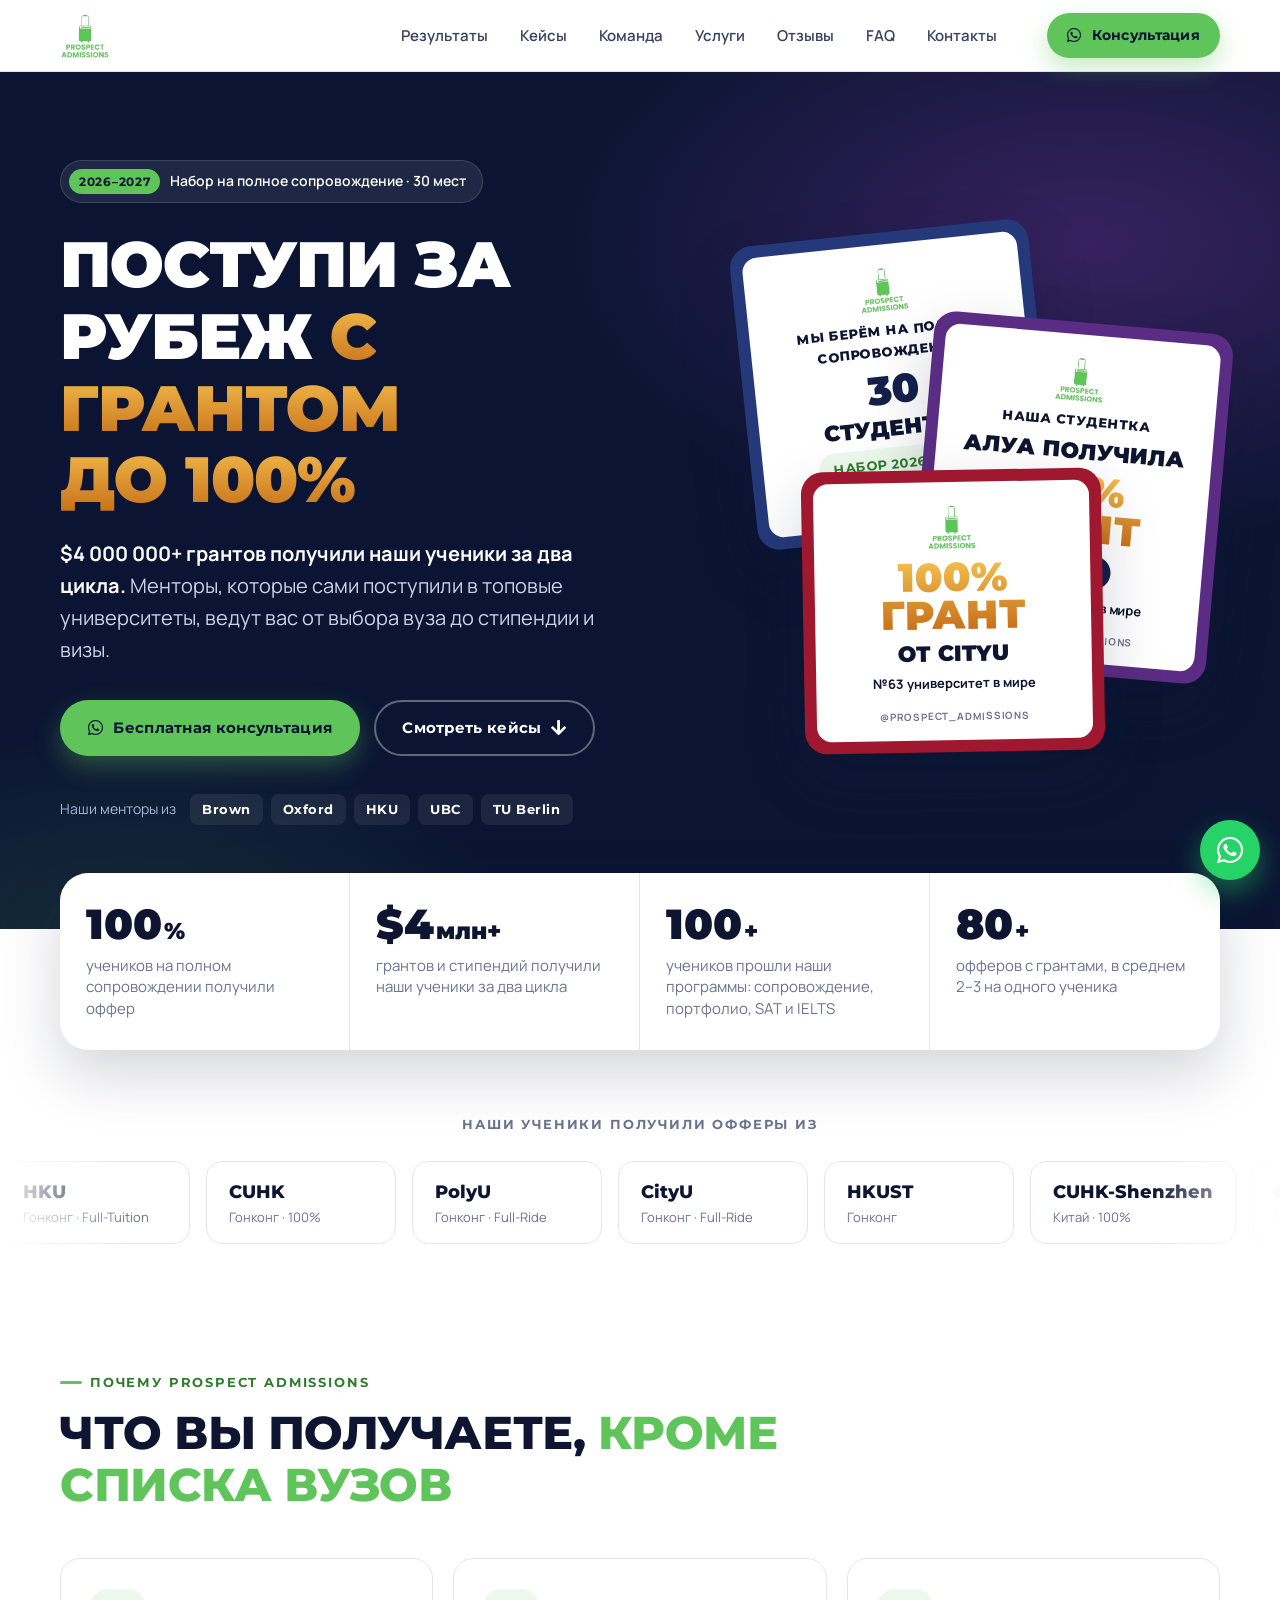
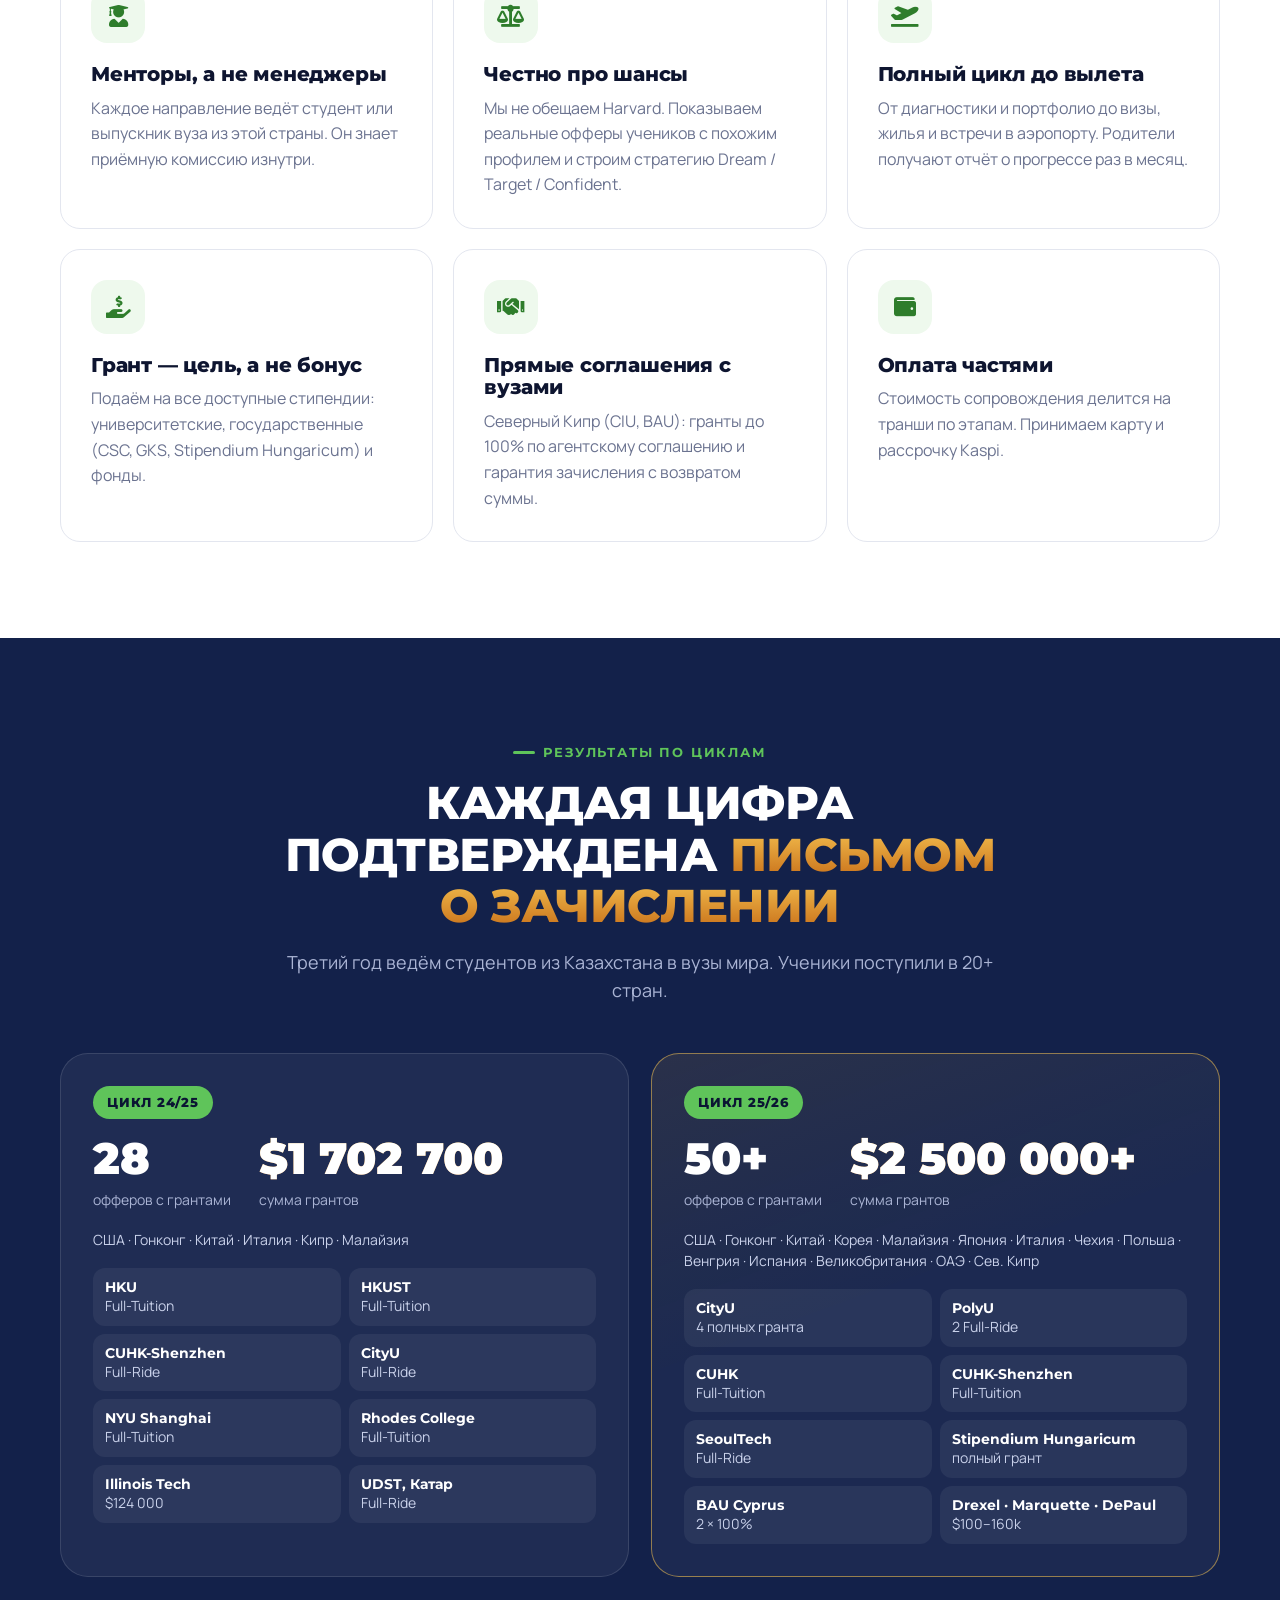
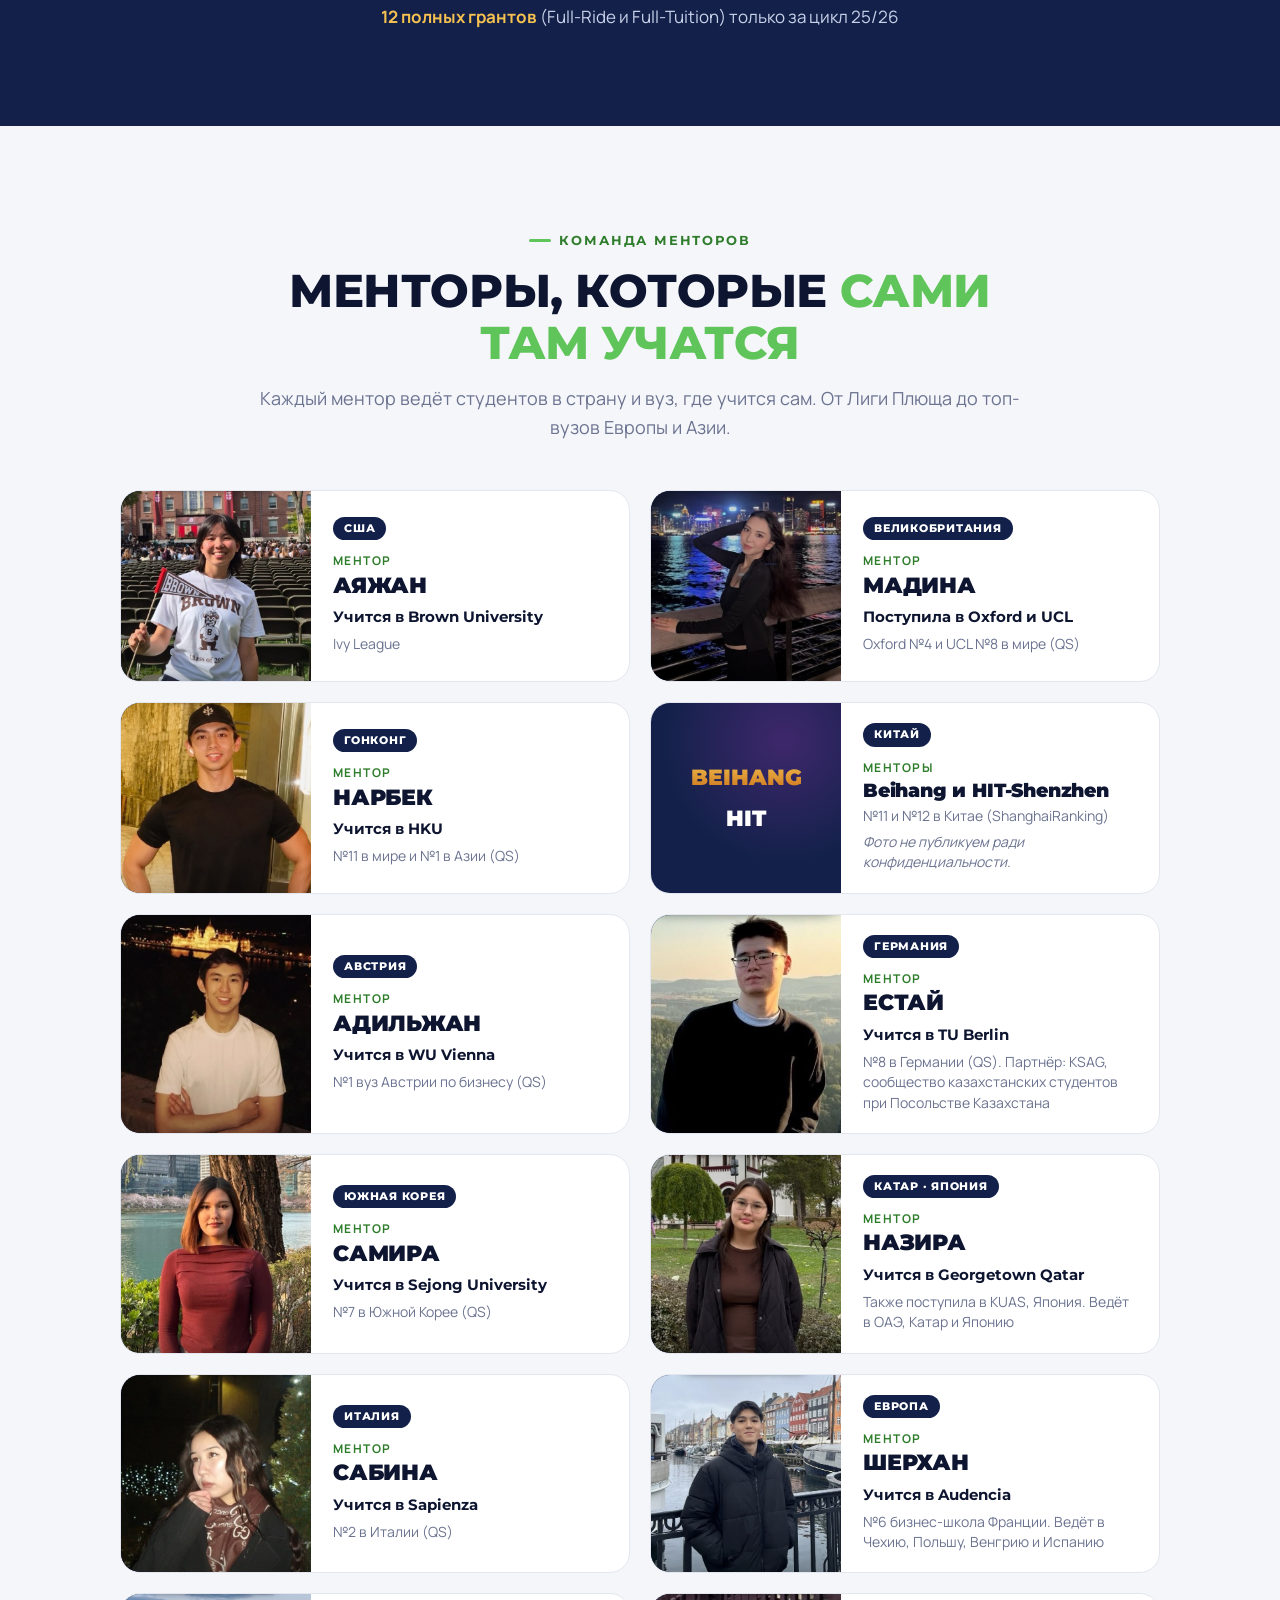
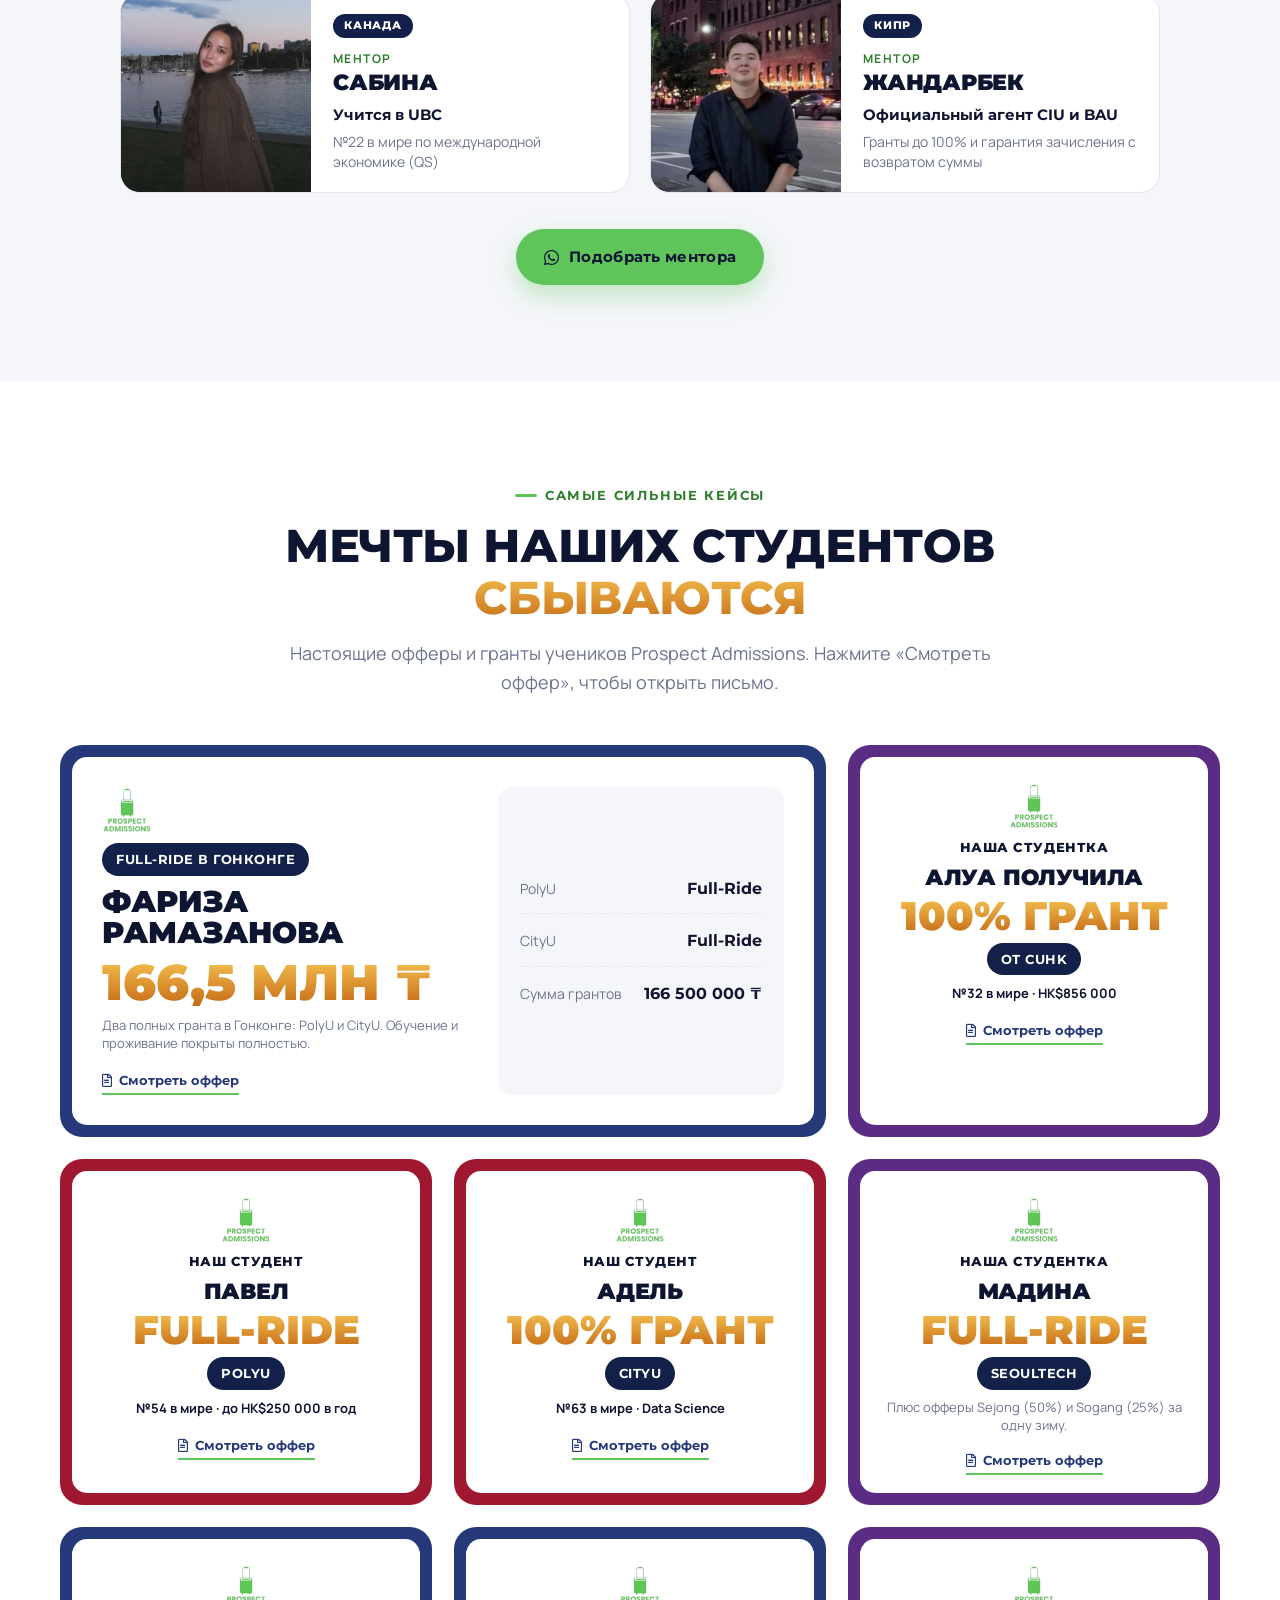
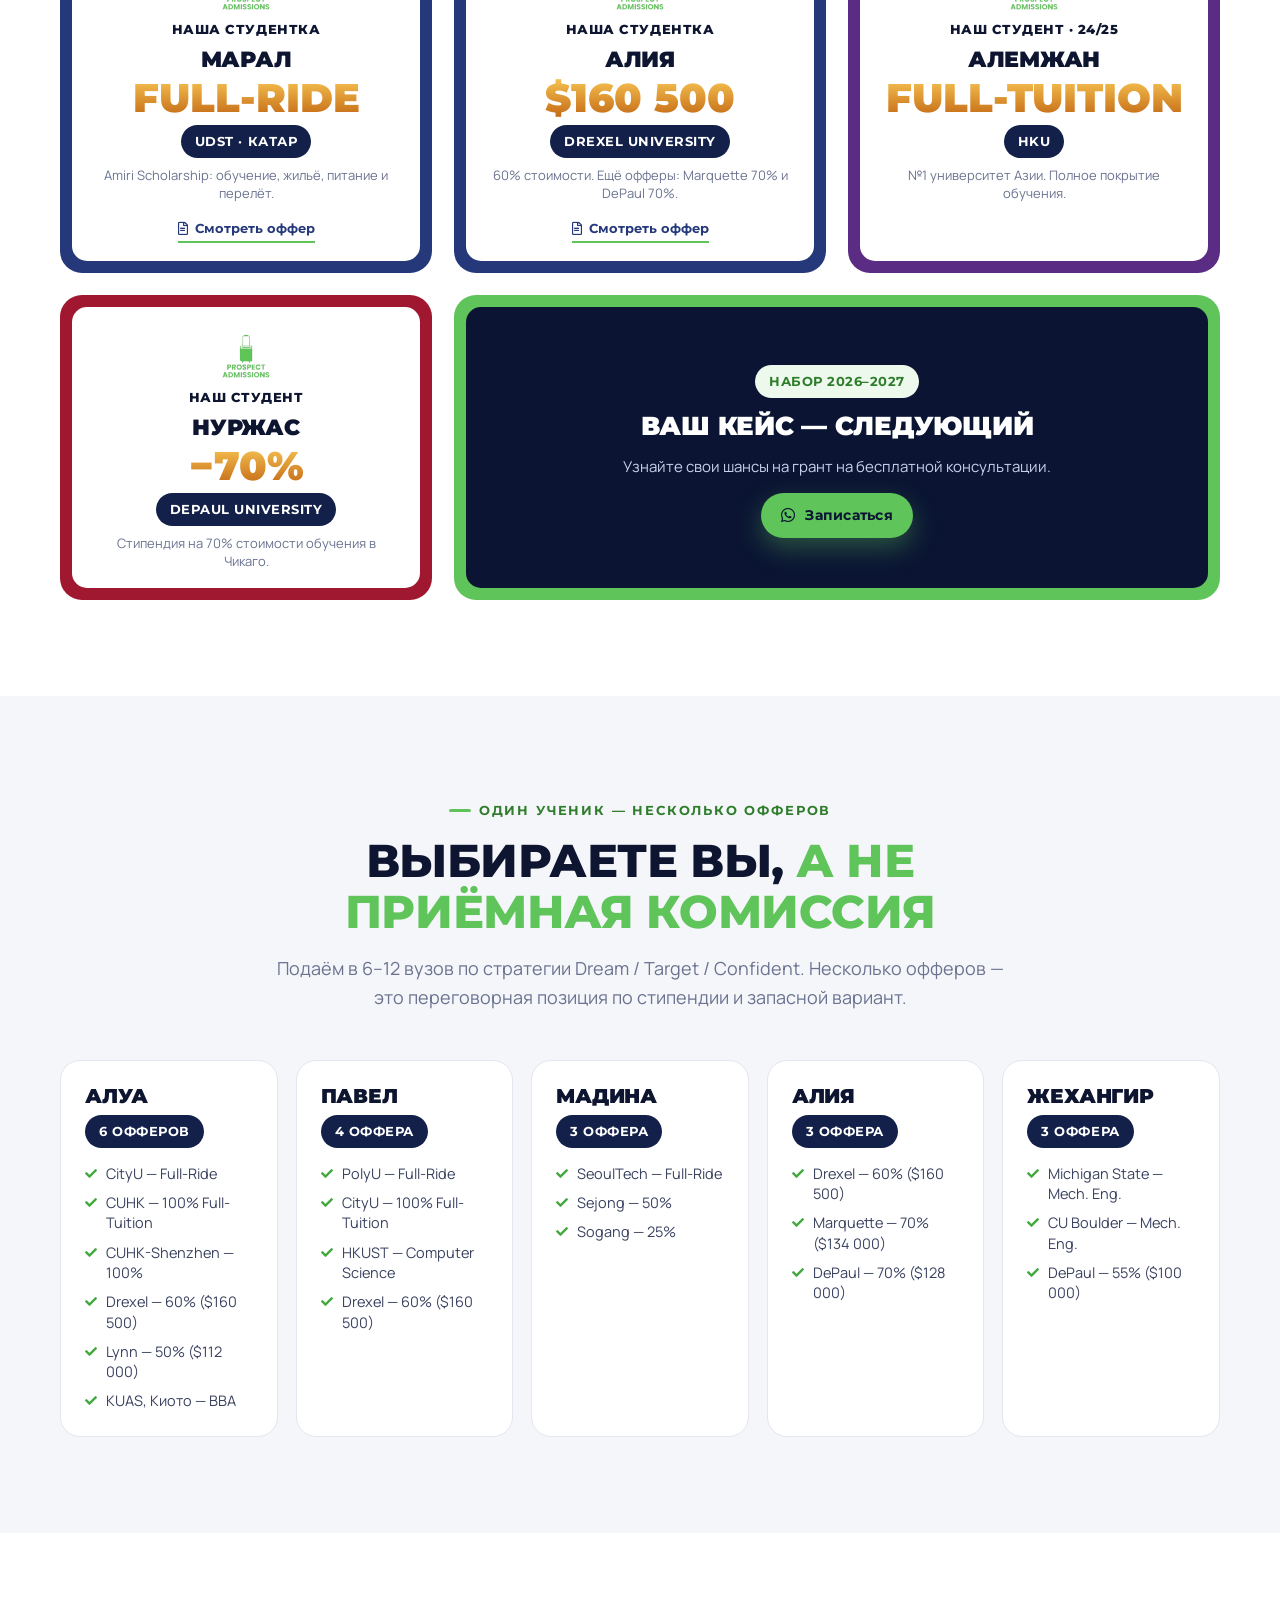
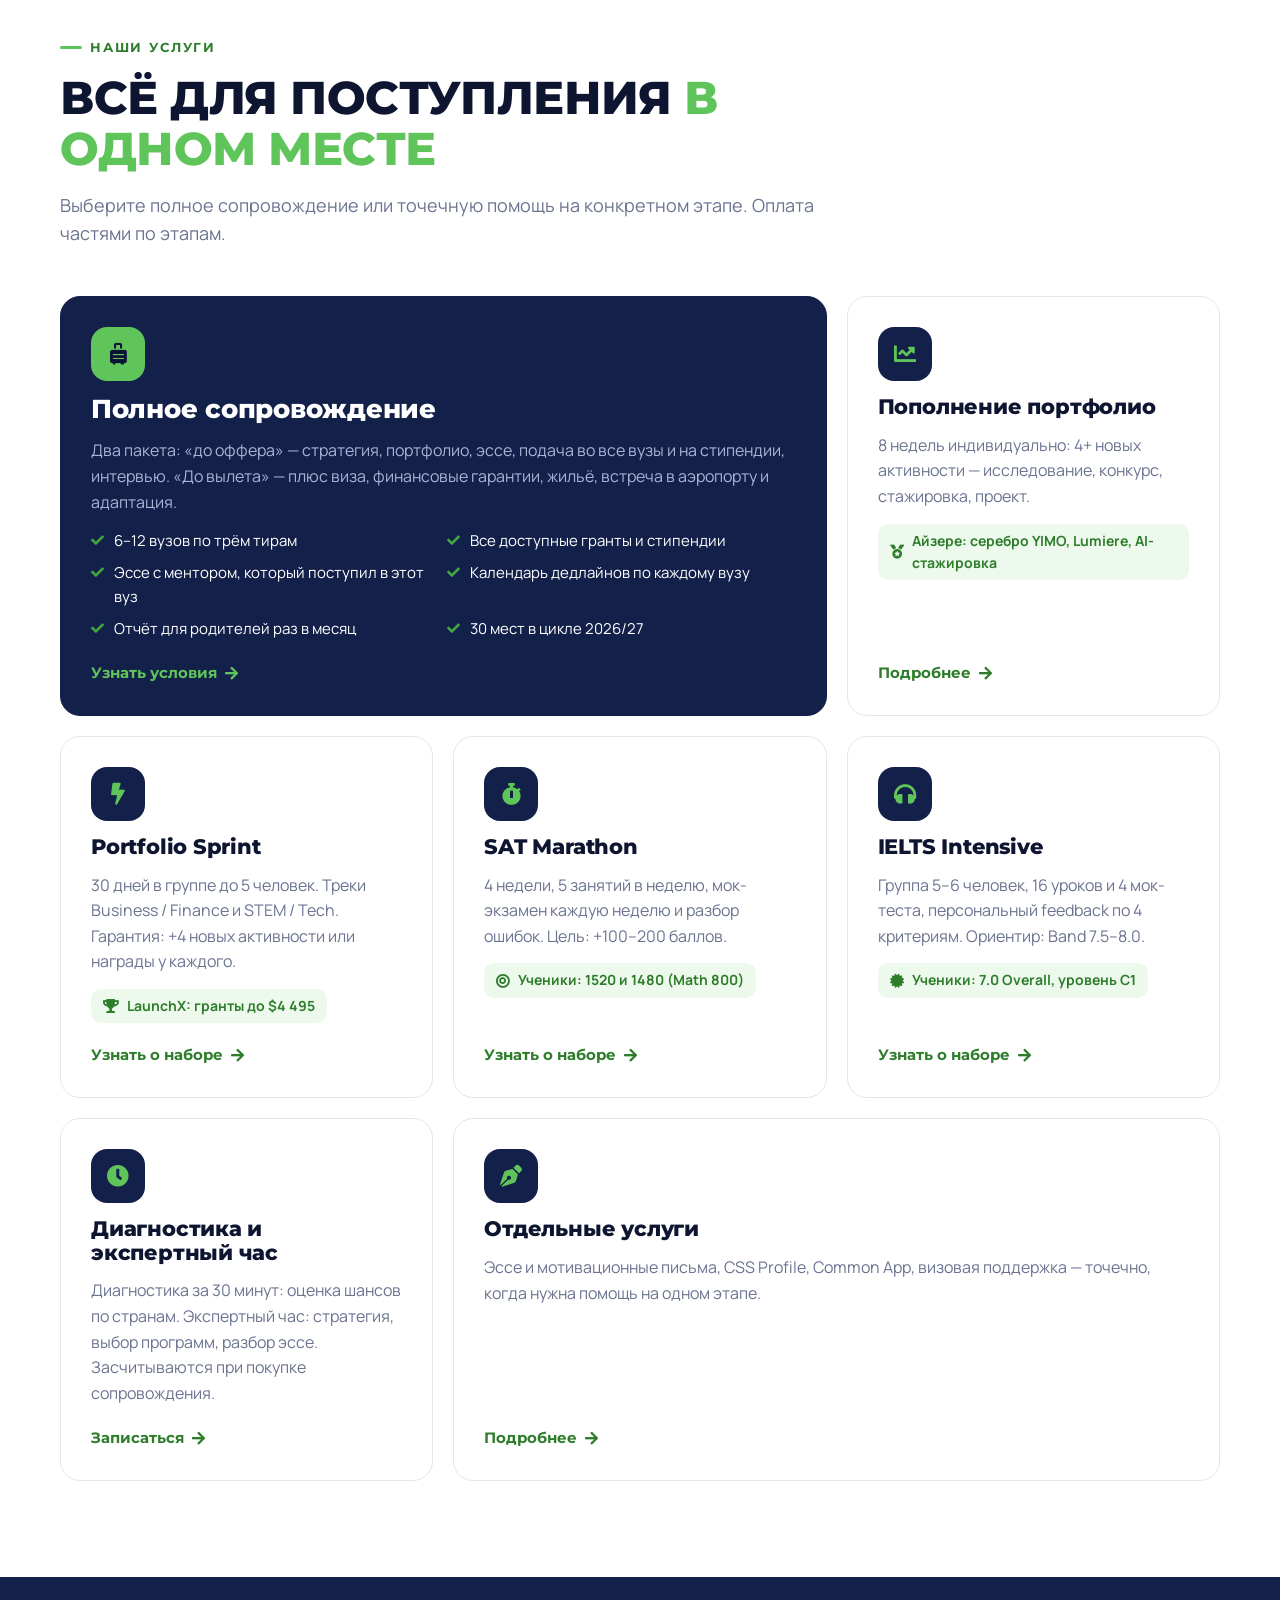
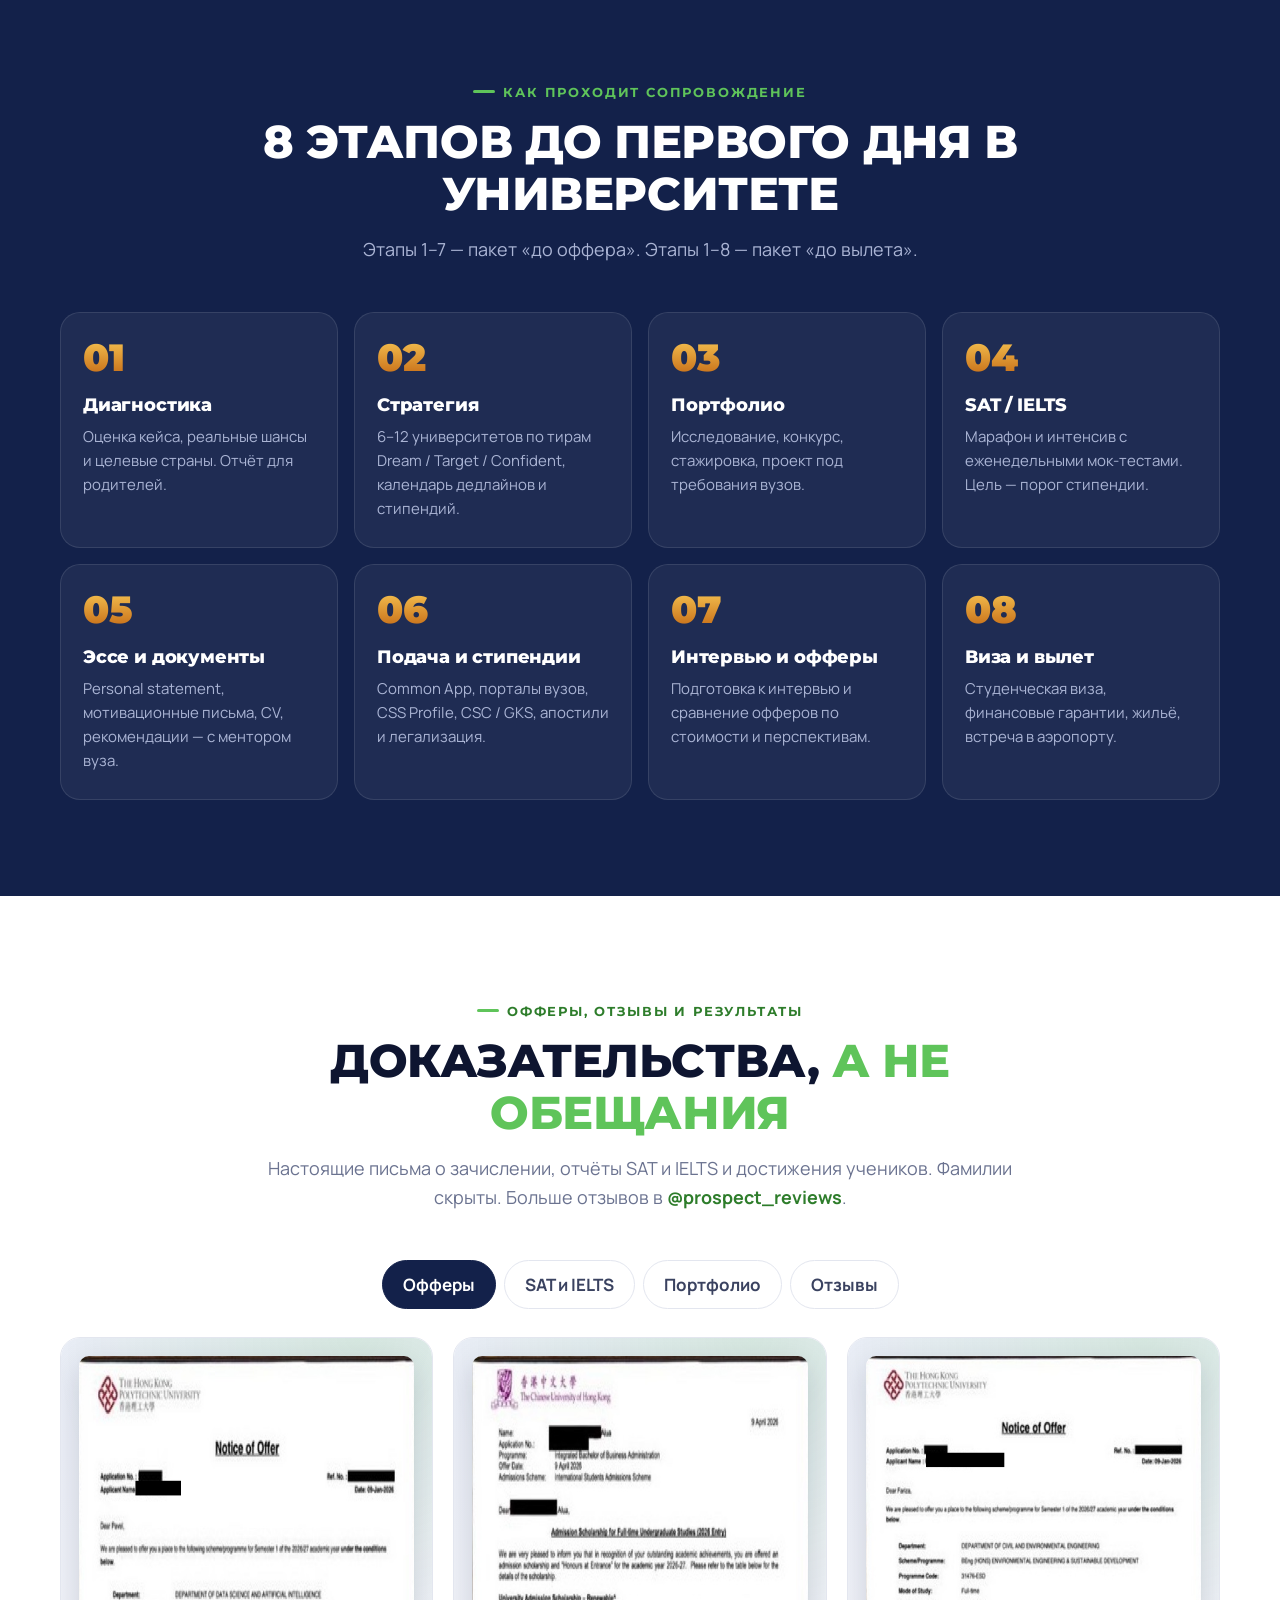
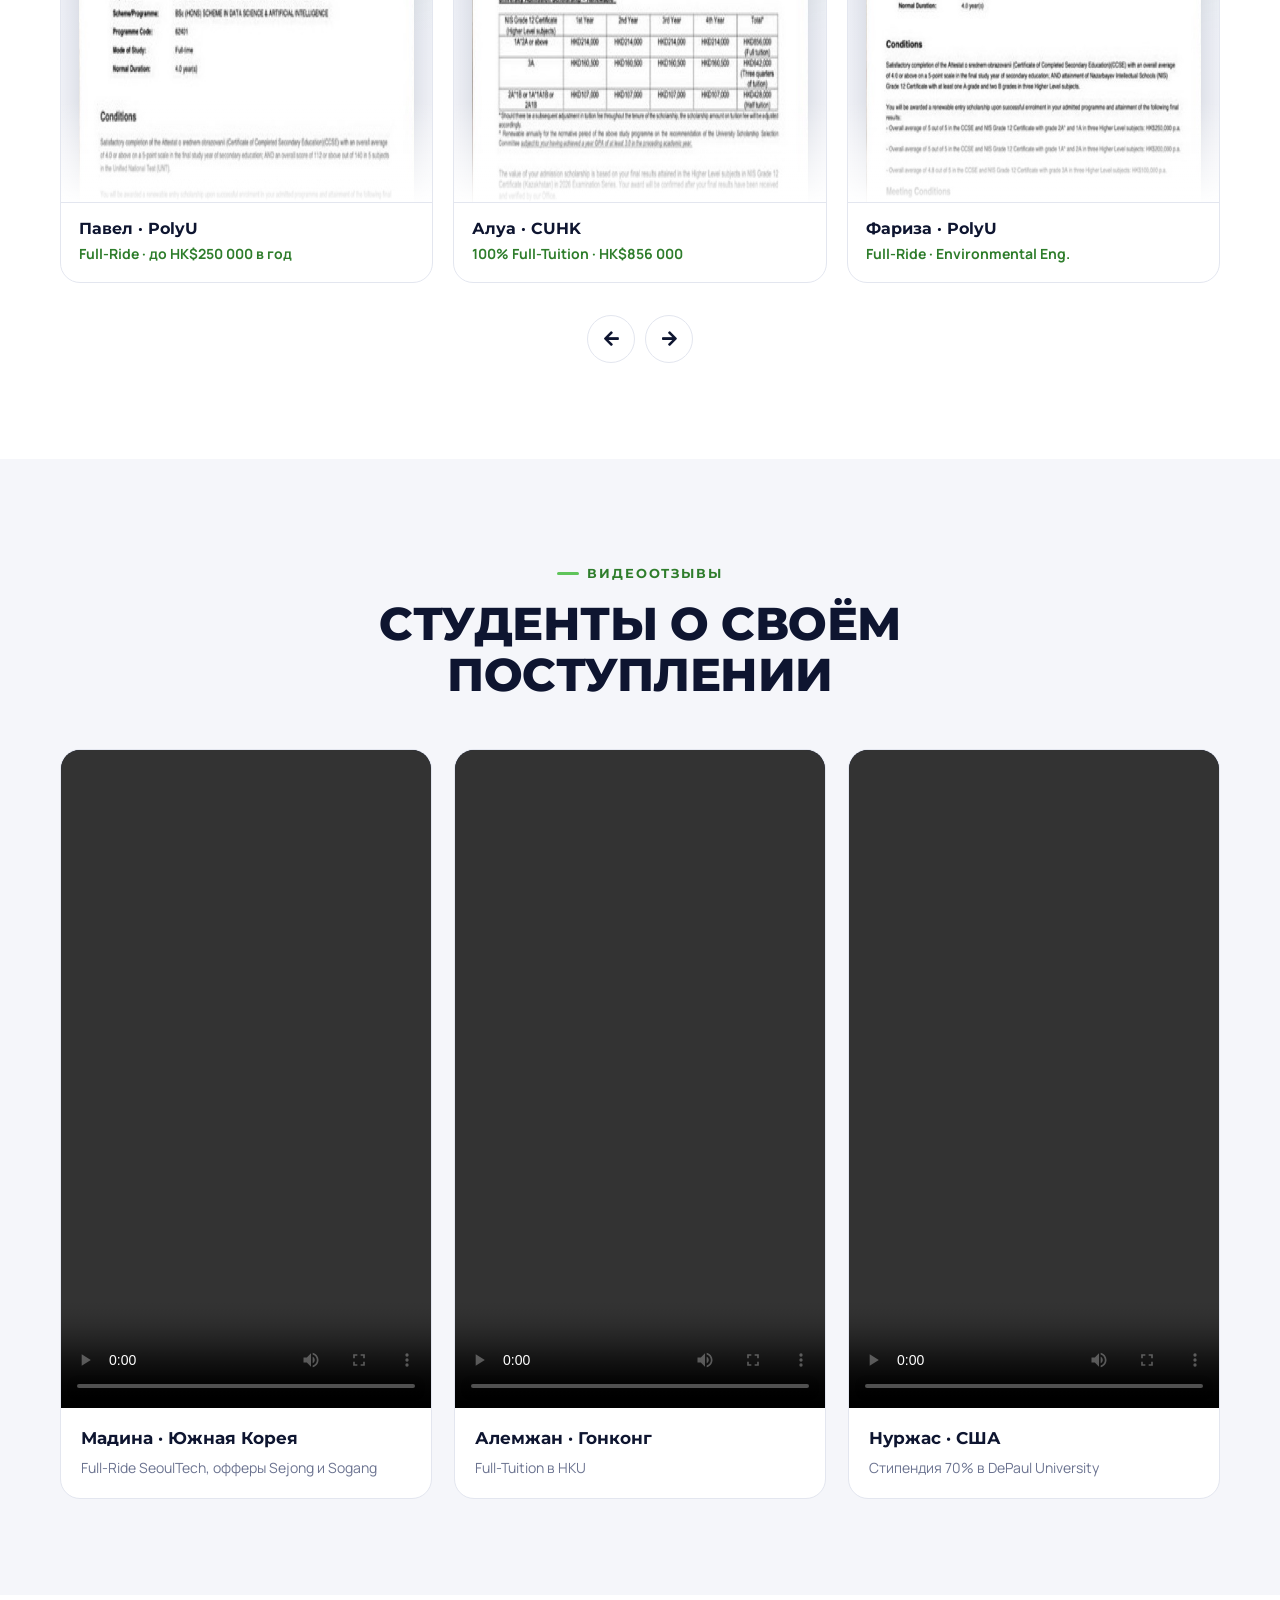
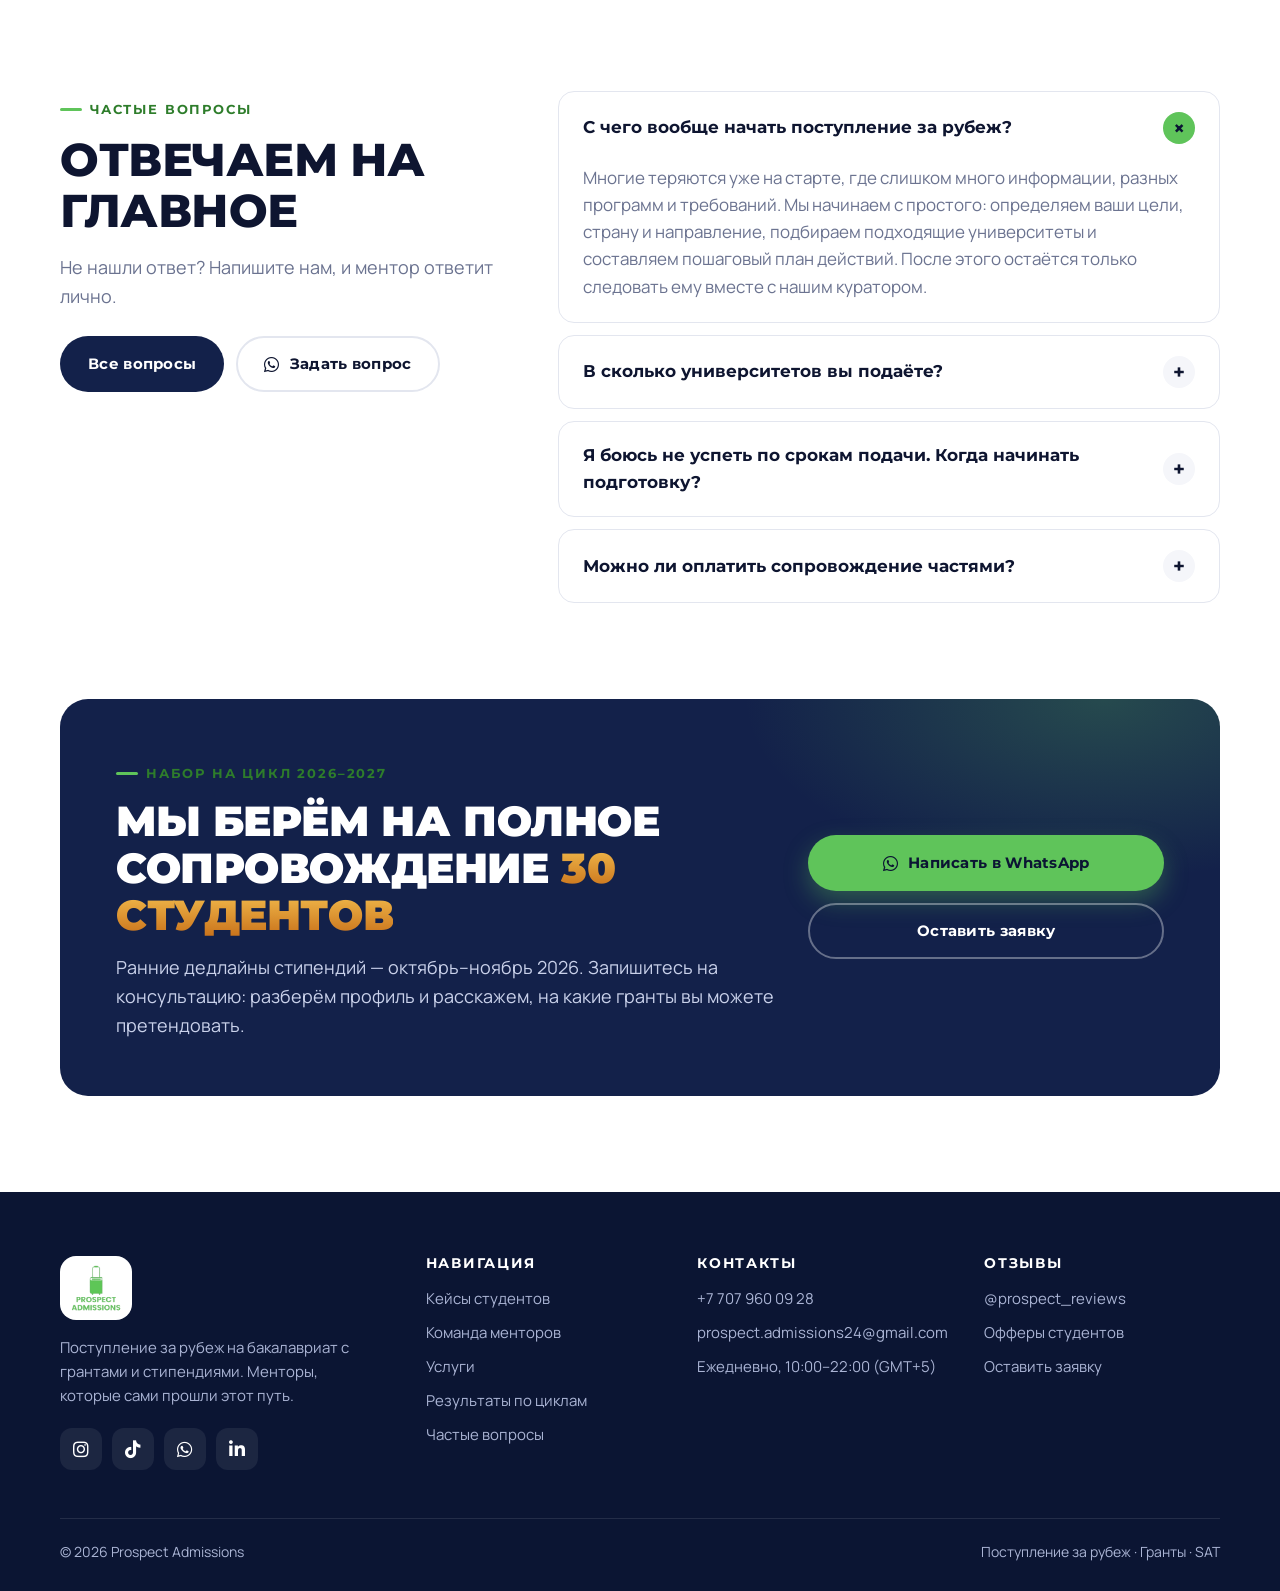
<file: index.html>
<!DOCTYPE html>
<html lang="ru">
<head>
  <meta charset="UTF-8">
  <meta name="viewport" content="width=device-width, initial-scale=1.0">
  <title>Prospect Admissions — поступление за рубеж с грантами до 100%</title>
  <meta name="description" content="Поступление на бакалавриат за рубеж с грантами до 100%. $4 000 000+ грантов за 2 цикла, 80+ офферов, 100% учеников получили оффер. Менторы из Brown, Oxford, HKU, UBC.">
  <link rel="canonical" href="https://prospect-admissions.com/">
  <link rel="icon" href="images/logo.png" type="image/png">
  <meta name="theme-color" content="#0b1533">

  <meta property="og:url" content="https://prospect-admissions.com/">
  <meta property="og:type" content="website">
  <meta property="og:site_name" content="Prospect Admissions">
  <meta property="og:title" content="Prospect Admissions — поступление за рубеж с грантами до 100%">
  <meta property="og:description" content="Поступление на бакалавриат за рубеж с грантами до 100%. $4 000 000+ грантов за 2 цикла, 80+ офферов, 100% учеников получили оффер. Менторы из Brown, Oxford, HKU, UBC.">
  <meta property="og:image" content="https://prospect-admissions.com/images/logo.png">
  <meta property="og:locale" content="ru_RU">
  <meta name="twitter:card" content="summary">
  <meta name="twitter:title" content="Prospect Admissions — поступление за рубеж с грантами до 100%">
  <meta name="twitter:description" content="Поступление на бакалавриат за рубеж с грантами до 100%. $4 000 000+ грантов за 2 цикла, 80+ офферов, 100% учеников получили оффер. Менторы из Brown, Oxford, HKU, UBC.">
  <meta name="twitter:image" content="https://prospect-admissions.com/images/logo.png">

  <link rel="preconnect" href="https://fonts.googleapis.com">
  <link rel="preconnect" href="https://fonts.gstatic.com" crossorigin>
  <link href="https://fonts.googleapis.com/css2?family=Manrope:wght@400;500;600;700;800&family=Montserrat:wght@600;700;800;900&display=swap" rel="stylesheet">
  <link rel="stylesheet" href="https://cdnjs.cloudflare.com/ajax/libs/font-awesome/5.15.4/css/all.min.css">
  <link rel="stylesheet" href="https://cdn.jsdelivr.net/npm/swiper@11/swiper-bundle.min.css">
  <link rel="stylesheet" href="css/site.css?v=20260914g">
  <script type="application/ld+json">
  {
    "@context": "https://schema.org",
    "@type": "EducationalOrganization",
    "name": "Prospect Admissions",
    "url": "https://prospect-admissions.com/",
    "logo": "https://prospect-admissions.com/images/logo.png",
    "email": "prospect.admissions24@gmail.com",
    "telephone": "+77079600928",
    "description": "Поступление за рубеж на бакалавриат с грантами и стипендиями, подготовка к SAT.",
    "sameAs": [
      "https://www.instagram.com/prospect_admissions/",
      "https://www.tiktok.com/@prospect.admissions",
      "https://www.linkedin.com/company/104830488/"
    ]
  }
  </script>
</head>
<body>
<header class="site-header">
  <div class="container">
    <a href="index.html" class="brand" aria-label="Prospect Admissions — на главную">
      <img src="images/logo-mark.png" alt="Prospect Admissions" width="55" height="50">
    </a>
    <nav class="nav" aria-label="Основное меню">
      <a href="#results">Результаты</a>
      <a href="#cases">Кейсы</a>
      <a href="#team">Команда</a>
      <a href="#services">Услуги</a>
      <a href="#reviews">Отзывы</a>
      <a href="faq.html">FAQ</a>
      <a href="contact.html">Контакты</a>
      <a class="btn btn--primary nav-cta" href="https://wa.me/77079600928?text=%D0%97%D0%B4%D1%80%D0%B0%D0%B2%D1%81%D1%82%D0%B2%D1%83%D0%B9%D1%82%D0%B5%21%20%D0%A5%D0%BE%D1%87%D1%83%20%D0%B7%D0%B0%D0%BF%D0%B8%D1%81%D0%B0%D1%82%D1%8C%D1%81%D1%8F%20%D0%BD%D0%B0%20%D0%B1%D0%B5%D1%81%D0%BF%D0%BB%D0%B0%D1%82%D0%BD%D1%83%D1%8E%20%D0%BA%D0%BE%D0%BD%D1%81%D1%83%D0%BB%D1%8C%D1%82%D0%B0%D1%86%D0%B8%D1%8E%20%D0%BF%D0%BE%20%D0%BF%D0%BE%D1%81%D1%82%D1%83%D0%BF%D0%BB%D0%B5%D0%BD%D0%B8%D1%8E." target="_blank" rel="noopener"><i class="fab fa-whatsapp"></i> Бесплатная консультация</a>
    </nav>
    <a class="btn btn--primary btn--sm header-cta" href="https://wa.me/77079600928?text=%D0%97%D0%B4%D1%80%D0%B0%D0%B2%D1%81%D1%82%D0%B2%D1%83%D0%B9%D1%82%D0%B5%21%20%D0%A5%D0%BE%D1%87%D1%83%20%D0%B7%D0%B0%D0%BF%D0%B8%D1%81%D0%B0%D1%82%D1%8C%D1%81%D1%8F%20%D0%BD%D0%B0%20%D0%B1%D0%B5%D1%81%D0%BF%D0%BB%D0%B0%D1%82%D0%BD%D1%83%D1%8E%20%D0%BA%D0%BE%D0%BD%D1%81%D1%83%D0%BB%D1%8C%D1%82%D0%B0%D1%86%D0%B8%D1%8E%20%D0%BF%D0%BE%20%D0%BF%D0%BE%D1%81%D1%82%D1%83%D0%BF%D0%BB%D0%B5%D0%BD%D0%B8%D1%8E." target="_blank" rel="noopener"><i class="fab fa-whatsapp"></i> Консультация</a>
    <button class="menu-toggle" type="button" aria-label="Открыть меню" aria-expanded="false"><i class="fas fa-bars"></i></button>
  </div>
</header>

<main>
  <!-- Hero -->
  <section class="hero">
    <div class="container">
      <div>
        <span class="hero-badge"><b>2026–2027</b> Набор на полное сопровождение · 30 мест</span>
        <h1>Поступи за рубеж <span class="gold-text">с грантом до&nbsp;100%</span></h1>
        <p class="hero-lead"><strong>$4 000 000+ грантов получили наши ученики за два цикла.</strong> Менторы, которые сами поступили в топовые университеты, ведут вас от выбора вуза до стипендии и визы.</p>
        <div class="hero-actions">
          <a class="btn btn--primary" href="https://wa.me/77079600928?text=%D0%97%D0%B4%D1%80%D0%B0%D0%B2%D1%81%D1%82%D0%B2%D1%83%D0%B9%D1%82%D0%B5%21%20%D0%A5%D0%BE%D1%87%D1%83%20%D0%B7%D0%B0%D0%BF%D0%B8%D1%81%D0%B0%D1%82%D1%8C%D1%81%D1%8F%20%D0%BD%D0%B0%20%D0%B1%D0%B5%D1%81%D0%BF%D0%BB%D0%B0%D1%82%D0%BD%D1%83%D1%8E%20%D0%BA%D0%BE%D0%BD%D1%81%D1%83%D0%BB%D1%8C%D1%82%D0%B0%D1%86%D0%B8%D1%8E%20%D0%BF%D0%BE%20%D0%BF%D0%BE%D1%81%D1%82%D1%83%D0%BF%D0%BB%D0%B5%D0%BD%D0%B8%D1%8E." target="_blank" rel="noopener"><i class="fab fa-whatsapp"></i> Бесплатная консультация</a>
          <a class="btn btn--ghost" href="#cases">Смотреть кейсы <i class="fas fa-arrow-down"></i></a>
        </div>
        <div class="hero-mentors">
          <span>Наши менторы из</span>
          <ul><li>Brown</li><li>Oxford</li><li>HKU</li><li>UBC</li><li>TU Berlin</li></ul>
        </div>
      </div>

      <div class="hero-stack" aria-hidden="true">
        <div class="post post--navy "><div class="post-inner"><img class="post-logo" src="images/logo-mark.png" alt="" width="50" height="46" loading="lazy"><span class="post-kicker">Мы берём на полное сопровождение</span><span class="post-big" style="color:var(--navy)">30</span><span class="post-name">студентов</span><span class="pill pill--light">Набор 2026–2027</span><span class="post-handle">@prospect_admissions</span></div></div>
        <div class="post post--purple "><div class="post-inner"><img class="post-logo" src="images/logo-mark.png" alt="" width="50" height="46" loading="lazy"><span class="post-kicker">Наша студентка</span><span class="post-name">Алуа получила</span><span class="post-big gold-text">100% грант</span><span class="pill">от CUHK</span><span class="post-rank">№32 университет в мире</span><span class="post-handle">@prospect_admissions</span></div></div>
        <div class="post post--crimson "><div class="post-inner"><img class="post-logo" src="images/logo-mark.png" alt="" width="50" height="46" loading="lazy"><span class="post-big gold-text">100% грант</span><span class="post-name">от CityU</span><span class="post-rank">№63 университет в мире</span><span class="post-handle">@prospect_admissions</span></div></div>
      </div>
    </div>
  </section>

  <!-- Stats -->
  <section class="stats" aria-label="Наши результаты">
    <div class="container">
      <div class="stats-grid">
        <div class="stat"><div class="stat-num">100<span class="unit">%</span></div><div class="stat-label">учеников на полном сопровождении получили оффер</div></div>
        <div class="stat"><div class="stat-num">$4<span class="unit">млн+</span></div><div class="stat-label">грантов и стипендий получили наши ученики за два цикла</div></div>
        <div class="stat"><div class="stat-num">100<span class="unit">+</span></div><div class="stat-label">учеников прошли наши программы: сопровождение, портфолио, SAT и IELTS</div></div>
        <div class="stat"><div class="stat-num">80<span class="unit">+</span></div><div class="stat-label">офферов с грантами, в среднем 2–3 на одного ученика</div></div>
      </div>
    </div>
  </section>

  <!-- Universities -->
  <section class="unis" aria-label="Университеты наших студентов">
    <div class="container">
      <p class="unis-title">Наши ученики получили офферы из</p>
    </div>
    <div class="marquee"><div class="marquee-track"><div class="uni-chip"><b>HKU</b><span>Гонконг · Full-Tuition</span></div><div class="uni-chip"><b>CUHK</b><span>Гонконг · 100%</span></div><div class="uni-chip"><b>PolyU</b><span>Гонконг · Full-Ride</span></div><div class="uni-chip"><b>CityU</b><span>Гонконг · Full-Ride</span></div><div class="uni-chip"><b>HKUST</b><span>Гонконг</span></div><div class="uni-chip"><b>CUHK-Shenzhen</b><span>Китай · 100%</span></div><div class="uni-chip"><b>NYU Shanghai</b><span>Китай · Full-Tuition</span></div><div class="uni-chip"><b>SeoulTech</b><span>Корея · Full-Ride</span></div><div class="uni-chip"><b>UDST</b><span>Катар · Full-Ride</span></div><div class="uni-chip"><b>Drexel</b><span>США · $160 500</span></div><div class="uni-chip"><b>Marquette</b><span>США · 70%</span></div><div class="uni-chip"><b>DePaul</b><span>США · 70%</span></div><div class="uni-chip"><b>Michigan State</b><span>США</span></div><div class="uni-chip"><b>BAU Cyprus</b><span>Кипр · 100%</span></div><div class="uni-chip"><b>Xiamen Malaysia</b><span>Малайзия · 50%</span></div><div class="uni-chip" aria-hidden="true"><b>HKU</b><span>Гонконг · Full-Tuition</span></div><div class="uni-chip" aria-hidden="true"><b>CUHK</b><span>Гонконг · 100%</span></div><div class="uni-chip" aria-hidden="true"><b>PolyU</b><span>Гонконг · Full-Ride</span></div><div class="uni-chip" aria-hidden="true"><b>CityU</b><span>Гонконг · Full-Ride</span></div><div class="uni-chip" aria-hidden="true"><b>HKUST</b><span>Гонконг</span></div><div class="uni-chip" aria-hidden="true"><b>CUHK-Shenzhen</b><span>Китай · 100%</span></div><div class="uni-chip" aria-hidden="true"><b>NYU Shanghai</b><span>Китай · Full-Tuition</span></div><div class="uni-chip" aria-hidden="true"><b>SeoulTech</b><span>Корея · Full-Ride</span></div><div class="uni-chip" aria-hidden="true"><b>UDST</b><span>Катар · Full-Ride</span></div><div class="uni-chip" aria-hidden="true"><b>Drexel</b><span>США · $160 500</span></div><div class="uni-chip" aria-hidden="true"><b>Marquette</b><span>США · 70%</span></div><div class="uni-chip" aria-hidden="true"><b>DePaul</b><span>США · 70%</span></div><div class="uni-chip" aria-hidden="true"><b>Michigan State</b><span>США</span></div><div class="uni-chip" aria-hidden="true"><b>BAU Cyprus</b><span>Кипр · 100%</span></div><div class="uni-chip" aria-hidden="true"><b>Xiamen Malaysia</b><span>Малайзия · 50%</span></div></div></div>
  </section>

  <!-- Why us -->
  <section class="section">
    <div class="container">
      <div class="section-head reveal">
        <span class="eyebrow">Почему Prospect Admissions</span>
        <h2>Что вы получаете, <span class="green-text">кроме списка вузов</span></h2>
      </div>
      <div class="why-grid">
        <article class="why-card reveal">
          <div class="why-icon"><i class="fas fa-user-graduate"></i></div>
          <h3>Менторы, а не менеджеры</h3>
          <p>Каждое направление ведёт студент или выпускник вуза из этой страны. Он знает приёмную комиссию изнутри.</p>
        </article>
        <article class="why-card reveal">
          <div class="why-icon"><i class="fas fa-balance-scale"></i></div>
          <h3>Честно про шансы</h3>
          <p>Мы не обещаем Harvard. Показываем реальные офферы учеников с похожим профилем и строим стратегию Dream / Target / Confident.</p>
        </article>
        <article class="why-card reveal">
          <div class="why-icon"><i class="fas fa-plane-departure"></i></div>
          <h3>Полный цикл до вылета</h3>
          <p>От диагностики и портфолио до визы, жилья и встречи в аэропорту. Родители получают отчёт о прогрессе раз в месяц.</p>
        </article>
        <article class="why-card reveal">
          <div class="why-icon"><i class="fas fa-hand-holding-usd"></i></div>
          <h3>Грант — цель, а не бонус</h3>
          <p>Подаём на все доступные стипендии: университетские, государственные (CSC, GKS, Stipendium Hungaricum) и фонды.</p>
        </article>
        <article class="why-card reveal">
          <div class="why-icon"><i class="fas fa-handshake"></i></div>
          <h3>Прямые соглашения с вузами</h3>
          <p>Северный Кипр (CIU, BAU): гранты до 100% по агентскому соглашению и гарантия зачисления с возвратом суммы.</p>
        </article>
        <article class="why-card reveal">
          <div class="why-icon"><i class="fas fa-wallet"></i></div>
          <h3>Оплата частями</h3>
          <p>Стоимость сопровождения делится на транши по этапам. Принимаем карту и рассрочку Kaspi.</p>
        </article>
      </div>
    </div>
  </section>

  <!-- Results by cycle -->
  <section class="section section--navy" id="results">
    <div class="container">
      <div class="section-head section-head--center reveal">
        <span class="eyebrow">Результаты по циклам</span>
        <h2>Каждая цифра подтверждена <span class="gold-text">письмом о зачислении</span></h2>
        <p>Третий год ведём студентов из Казахстана в вузы мира. Ученики поступили в 20+ стран.</p>
      </div>
      <div class="cycles">
        <article class="cycle reveal">
          <span class="cycle-tag">Цикл 24/25</span>
          <div class="cycle-nums">
            <div><b>28</b><span>офферов с грантами</span></div>
            <div><b class="gold-text">$1 702 700</b><span>сумма грантов</span></div>
          </div>
          <p class="cycle-countries">США · Гонконг · Китай · Италия · Кипр · Малайзия</p>
          <ul class="cycle-list">
            <li><b>HKU</b> Full-Tuition</li><li><b>HKUST</b> Full-Tuition</li>
            <li><b>CUHK-Shenzhen</b> Full-Ride</li><li><b>CityU</b> Full-Ride</li>
            <li><b>NYU Shanghai</b> Full-Tuition</li><li><b>Rhodes College</b> Full-Tuition</li>
            <li><b>Illinois Tech</b> $124 000</li><li><b>UDST, Катар</b> Full-Ride</li>
          </ul>
        </article>
        <article class="cycle cycle--hot reveal">
          <span class="cycle-tag">Цикл 25/26</span>
          <div class="cycle-nums">
            <div><b>50+</b><span>офферов с грантами</span></div>
            <div><b class="gold-text">$2 500 000+</b><span>сумма грантов</span></div>
          </div>
          <p class="cycle-countries">США · Гонконг · Китай · Корея · Малайзия · Япония · Италия · Чехия · Польша · Венгрия · Испания · Великобритания · ОАЭ · Сев. Кипр</p>
          <ul class="cycle-list">
            <li><b>CityU</b> 4 полных гранта</li><li><b>PolyU</b> 2 Full-Ride</li>
            <li><b>CUHK</b> Full-Tuition</li><li><b>CUHK-Shenzhen</b> Full-Tuition</li>
            <li><b>SeoulTech</b> Full-Ride</li><li><b>Stipendium Hungaricum</b> полный грант</li>
            <li><b>BAU Cyprus</b> 2 × 100%</li><li><b>Drexel · Marquette · DePaul</b> $100–160k</li>
          </ul>
        </article>
      </div>
      <p class="cycles-foot reveal"><b>12 полных грантов</b> (Full-Ride и Full-Tuition) только за цикл 25/26</p>
    </div>
  </section>

  <!-- Team -->
  <section class="section section--tint" id="team">
    <div class="container">
      <div class="section-head section-head--center reveal">
        <span class="eyebrow">Команда менторов</span>
        <h2>Менторы, которые <span class="green-text">сами там учатся</span></h2>
        <p>Каждый ментор ведёт студентов в страну и вуз, где учится сам. От Лиги Плюща до топ-вузов Европы и Азии.</p>
      </div>
      <div class="team-grid">
        <article class="mentor reveal">
          <div class="mentor-photo">
            <img src="images/team/ayazhan.jpg" alt="Ментор Аяжан, учится в brown university" loading="lazy" width="640" height="597">
          </div>
          <div class="mentor-body">
            <span class="mentor-country">США</span>
            <span class="mentor-role">Ментор</span>
            <h3>Аяжан</h3>
            <p class="mentor-uni">Учится в Brown University</p>
            <p class="mentor-note">Ivy League</p>
          </div>
        </article>
        <article class="mentor reveal">
          <div class="mentor-photo">
            <img src="images/team/madina.jpg" alt="Ментор Мадина, поступила в oxford и ucl" loading="lazy" width="640" height="597">
          </div>
          <div class="mentor-body">
            <span class="mentor-country">Великобритания</span>
            <span class="mentor-role">Ментор</span>
            <h3>Мадина</h3>
            <p class="mentor-uni">Поступила в Oxford и UCL</p>
            <p class="mentor-note">Oxford №4 и UCL №8 в мире (QS)</p>
          </div>
        </article>
        <article class="mentor reveal">
          <div class="mentor-photo">
            <img src="images/team/narbek.jpg" alt="Ментор Нарбек, учится в hku" loading="lazy" width="640" height="597">
          </div>
          <div class="mentor-body">
            <span class="mentor-country">Гонконг</span>
            <span class="mentor-role">Ментор</span>
            <h3>Нарбек</h3>
            <p class="mentor-uni">Учится в HKU</p>
            <p class="mentor-note">№11 в мире и №1 в Азии (QS)</p>
          </div>
        </article>
        <article class="mentor mentor--private reveal">
          <div class="mentor-photo mentor-photo--text">
            <div class="mentor-private-unis"><b>Beihang</b><b>HIT</b></div>
          </div>
          <div class="mentor-body">
            <span class="mentor-country">Китай</span>
            <span class="mentor-role">Менторы</span>
            <h3>Beihang и HIT-Shenzhen</h3>
            <p class="mentor-note">№11 и №12 в Китае (ShanghaiRanking)</p>
            <p class="mentor-note mentor-note--muted">Фото не публикуем ради конфиденциальности.</p>
          </div>
        </article>
        <article class="mentor reveal">
          <div class="mentor-photo">
            <img src="images/team/adilzhan.jpg" alt="Ментор Адильжан, учится в wu vienna" loading="lazy" width="640" height="597">
          </div>
          <div class="mentor-body">
            <span class="mentor-country">Австрия</span>
            <span class="mentor-role">Ментор</span>
            <h3>Адильжан</h3>
            <p class="mentor-uni">Учится в WU Vienna</p>
            <p class="mentor-note">№1 вуз Австрии по бизнесу (QS)</p>
          </div>
        </article>
        <article class="mentor reveal">
          <div class="mentor-photo">
            <img src="images/team/estay.jpg" alt="Ментор Естай, учится в tu berlin" loading="lazy" width="640" height="597">
          </div>
          <div class="mentor-body">
            <span class="mentor-country">Германия</span>
            <span class="mentor-role">Ментор</span>
            <h3>Естай</h3>
            <p class="mentor-uni">Учится в TU Berlin</p>
            <p class="mentor-note">№8 в Германии (QS). Партнёр: KSAG, сообщество казахстанских студентов при Посольстве Казахстана</p>
          </div>
        </article>
        <article class="mentor reveal">
          <div class="mentor-photo">
            <img src="images/team/samira-sejong.jpg" alt="Ментор Самира, учится в sejong university" loading="lazy" width="640" height="597">
          </div>
          <div class="mentor-body">
            <span class="mentor-country">Южная Корея</span>
            <span class="mentor-role">Ментор</span>
            <h3>Самира</h3>
            <p class="mentor-uni">Учится в Sejong University</p>
            <p class="mentor-note">№7 в Южной Корее (QS)</p>
          </div>
        </article>
        <article class="mentor reveal">
          <div class="mentor-photo">
            <img src="images/team/nazira.jpg" alt="Ментор Назира, учится в georgetown qatar" loading="lazy" width="640" height="597">
          </div>
          <div class="mentor-body">
            <span class="mentor-country">Катар · Япония</span>
            <span class="mentor-role">Ментор</span>
            <h3>Назира</h3>
            <p class="mentor-uni">Учится в Georgetown Qatar</p>
            <p class="mentor-note">Также поступила в KUAS, Япония. Ведёт в ОАЭ, Катар и Японию</p>
          </div>
        </article>
        <article class="mentor reveal">
          <div class="mentor-photo">
            <img src="images/team/sabina-sapienza.jpg" alt="Ментор Сабина, учится в sapienza" loading="lazy" width="640" height="597">
          </div>
          <div class="mentor-body">
            <span class="mentor-country">Италия</span>
            <span class="mentor-role">Ментор</span>
            <h3>Сабина</h3>
            <p class="mentor-uni">Учится в Sapienza</p>
            <p class="mentor-note">№2 в Италии (QS)</p>
          </div>
        </article>
        <article class="mentor reveal">
          <div class="mentor-photo">
            <img src="images/team/sherkhan.jpg" alt="Ментор Шерхан, учится в audencia" loading="lazy" width="640" height="597">
          </div>
          <div class="mentor-body">
            <span class="mentor-country">Европа</span>
            <span class="mentor-role">Ментор</span>
            <h3>Шерхан</h3>
            <p class="mentor-uni">Учится в Audencia</p>
            <p class="mentor-note">№6 бизнес-школа Франции. Ведёт в Чехию, Польшу, Венгрию и Испанию</p>
          </div>
        </article>
        <article class="mentor reveal">
          <div class="mentor-photo">
            <img src="images/team/sabina.jpg" alt="Ментор Сабина, учится в ubc" loading="lazy" width="640" height="597">
          </div>
          <div class="mentor-body">
            <span class="mentor-country">Канада</span>
            <span class="mentor-role">Ментор</span>
            <h3>Сабина</h3>
            <p class="mentor-uni">Учится в UBC</p>
            <p class="mentor-note">№22 в мире по международной экономике (QS)</p>
          </div>
        </article>
        <article class="mentor reveal">
          <div class="mentor-photo">
            <img src="images/team/zhandarbek.jpg" alt="Ментор Жандарбек, официальный агент ciu и bau" loading="lazy" width="640" height="597">
          </div>
          <div class="mentor-body">
            <span class="mentor-country">Кипр</span>
            <span class="mentor-role">Ментор</span>
            <h3>Жандарбек</h3>
            <p class="mentor-uni">Официальный агент CIU и BAU</p>
            <p class="mentor-note">Гранты до 100% и гарантия зачисления с возвратом суммы</p>
          </div>
        </article>
      </div>
      <div class="cases-foot">
        <a class="btn btn--primary" href="https://wa.me/77079600928?text=%D0%97%D0%B4%D1%80%D0%B0%D0%B2%D1%81%D1%82%D0%B2%D1%83%D0%B9%D1%82%D0%B5%21%20%D0%A5%D0%BE%D1%87%D1%83%20%D0%BF%D0%BE%D1%81%D1%82%D1%83%D0%BF%D0%B0%D1%82%D1%8C%20%D1%81%20%D0%BC%D0%B5%D0%BD%D1%82%D0%BE%D1%80%D0%BE%D0%BC%20Prospect%20Admissions.%20%D0%98%D0%BD%D1%82%D0%B5%D1%80%D0%B5%D1%81%D1%83%D0%B5%D1%82%20%D1%81%D1%82%D1%80%D0%B0%D0%BD%D0%B0%3A%20" target="_blank" rel="noopener"><i class="fab fa-whatsapp"></i> Подобрать ментора</a>
      </div>
    </div>
  </section>

  <!-- Cases -->
  <section class="section" id="cases">
    <div class="container">
      <div class="section-head section-head--center reveal">
        <span class="eyebrow">Самые сильные кейсы</span>
        <h2>Мечты наших студентов <span class="gold-text">сбываются</span></h2>
        <p>Настоящие офферы и гранты учеников Prospect Admissions. Нажмите «Смотреть оффер», чтобы открыть письмо.</p>
      </div>

      <div class="cases-grid">
        <article class="case case--feature reveal">
          <div class="post post--navy"><div class="post-inner">
            <div class="feature-copy">
              <img class="post-logo" src="images/logo-mark.png" alt="" width="50" height="46" loading="lazy">
              <span class="pill">Full-Ride в Гонконге</span>
              <h3 class="post-name">Фариза Рамазанова</h3>
              <span class="post-big gold-text">166,5 млн ₸</span>
              <p class="post-note">Два полных гранта в Гонконге: PolyU и CityU. Обучение и проживание покрыты полностью.</p>
              <a class="case-link" href="images/offers/polyu-fariza.jpg" target="_blank" rel="noopener"><i class="far fa-file-alt"></i> Смотреть оффер</a>
            </div>
            <div class="feature-side">
              <div class="row"><span>PolyU</span><b>Full-Ride</b></div>
              <div class="row"><span>CityU</span><b>Full-Ride</b></div>
              <div class="row"><span>Сумма грантов</span><b>166 500 000 ₸</b></div>
            </div>
          </div></div>
        </article>

        <article class="case reveal">
          <div class="post post--purple "><div class="post-inner"><img class="post-logo" src="images/logo-mark.png" alt="" width="50" height="46" loading="lazy"><span class="post-kicker">Наша студентка</span><h3 class="post-name">Алуа получила</h3><span class="post-big gold-text">100% грант</span><span class="pill">от CUHK</span><span class="post-rank">№32 в мире · HK$856 000</span><a class="case-link" href="images/offers/cuhk-alua.jpg" target="_blank" rel="noopener"><i class="far fa-file-alt"></i> Смотреть оффер</a></div></div>
        </article>

        <article class="case reveal">
          <div class="post post--crimson "><div class="post-inner"><img class="post-logo" src="images/logo-mark.png" alt="" width="50" height="46" loading="lazy"><span class="post-kicker">Наш студент</span><h3 class="post-name">Павел</h3><span class="post-big gold-text">Full-Ride</span><span class="pill">PolyU</span><span class="post-rank">№54 в мире · до HK$250 000 в год</span><a class="case-link" href="images/offers/polyu-pavel.jpg" target="_blank" rel="noopener"><i class="far fa-file-alt"></i> Смотреть оффер</a></div></div>
        </article>

        <article class="case reveal">
          <div class="post post--crimson "><div class="post-inner"><img class="post-logo" src="images/logo-mark.png" alt="" width="50" height="46" loading="lazy"><span class="post-kicker">Наш студент</span><h3 class="post-name">Адель</h3><span class="post-big gold-text">100% грант</span><span class="pill">CityU</span><span class="post-rank">№63 в мире · Data Science</span><a class="case-link" href="images/offers/cityu-adel.jpg" target="_blank" rel="noopener"><i class="far fa-file-alt"></i> Смотреть оффер</a></div></div>
        </article>

        <article class="case reveal">
          <div class="post post--purple "><div class="post-inner"><img class="post-logo" src="images/logo-mark.png" alt="" width="50" height="46" loading="lazy"><span class="post-kicker">Наша студентка</span><h3 class="post-name">Мадина</h3><span class="post-big gold-text">Full-Ride</span><span class="pill">SeoulTech</span><span class="post-note">Плюс офферы Sejong (50%) и Sogang (25%) за одну зиму.</span><a class="case-link" href="images/offers/seoultech-madina.jpg" target="_blank" rel="noopener"><i class="far fa-file-alt"></i> Смотреть оффер</a></div></div>
        </article>

        <article class="case reveal">
          <div class="post post--navy "><div class="post-inner"><img class="post-logo" src="images/logo-mark.png" alt="" width="50" height="46" loading="lazy"><span class="post-kicker">Наша студентка</span><h3 class="post-name">Марал</h3><span class="post-big gold-text">Full-Ride</span><span class="pill">UDST · Катар</span><span class="post-note">Amiri Scholarship: обучение, жильё, питание и перелёт.</span><a class="case-link" href="images/offers/udst-maral.jpg" target="_blank" rel="noopener"><i class="far fa-file-alt"></i> Смотреть оффер</a></div></div>
        </article>

        <article class="case reveal">
          <div class="post post--navy "><div class="post-inner"><img class="post-logo" src="images/logo-mark.png" alt="" width="50" height="46" loading="lazy"><span class="post-kicker">Наша студентка</span><h3 class="post-name">Алия</h3><span class="post-big gold-text">$160 500</span><span class="pill">Drexel University</span><span class="post-note">60% стоимости. Ещё офферы: Marquette 70% и DePaul 70%.</span><a class="case-link" href="images/offers/drexel-aliya.jpg" target="_blank" rel="noopener"><i class="far fa-file-alt"></i> Смотреть оффер</a></div></div>
        </article>

        <article class="case reveal">
          <div class="post post--purple "><div class="post-inner"><img class="post-logo" src="images/logo-mark.png" alt="" width="50" height="46" loading="lazy"><span class="post-kicker">Наш студент · 24/25</span><h3 class="post-name">Алемжан</h3><span class="post-big gold-text">Full-Tuition</span><span class="pill">HKU</span><span class="post-note">№1 университет Азии. Полное покрытие обучения.</span></div></div>
        </article>

        <article class="case reveal">
          <div class="post post--crimson "><div class="post-inner"><img class="post-logo" src="images/logo-mark.png" alt="" width="50" height="46" loading="lazy"><span class="post-kicker">Наш студент</span><h3 class="post-name">Нуржас</h3><span class="post-big gold-text">−70%</span><span class="pill">DePaul University</span><span class="post-note">Стипендия на 70% стоимости обучения в Чикаго.</span></div></div>
        </article>

        <article class="case case-cta reveal">
          <div class="post"><div class="post-inner">
            <span class="pill pill--light">Набор 2026–2027</span>
            <h3>Ваш кейс — следующий</h3>
            <p>Узнайте свои шансы на грант на бесплатной консультации.</p>
            <a class="btn btn--primary btn--sm" href="https://wa.me/77079600928?text=%D0%97%D0%B4%D1%80%D0%B0%D0%B2%D1%81%D1%82%D0%B2%D1%83%D0%B9%D1%82%D0%B5%21%20%D0%A5%D0%BE%D1%87%D1%83%20%D0%B7%D0%B0%D0%BF%D0%B8%D1%81%D0%B0%D1%82%D1%8C%D1%81%D1%8F%20%D0%BD%D0%B0%20%D0%B1%D0%B5%D1%81%D0%BF%D0%BB%D0%B0%D1%82%D0%BD%D1%83%D1%8E%20%D0%BA%D0%BE%D0%BD%D1%81%D1%83%D0%BB%D1%8C%D1%82%D0%B0%D1%86%D0%B8%D1%8E%20%D0%BF%D0%BE%20%D0%BF%D0%BE%D1%81%D1%82%D1%83%D0%BF%D0%BB%D0%B5%D0%BD%D0%B8%D1%8E." target="_blank" rel="noopener"><i class="fab fa-whatsapp"></i> Записаться</a>
          </div></div>
        </article>
      </div>
    </div>
  </section>

  <!-- Multiple offers -->
  <section class="section section--tint">
    <div class="container">
      <div class="section-head section-head--center reveal">
        <span class="eyebrow">Один ученик — несколько офферов</span>
        <h2>Выбираете вы, <span class="green-text">а не приёмная комиссия</span></h2>
        <p>Подаём в 6–12 вузов по стратегии Dream / Target / Confident. Несколько офферов — это переговорная позиция по стипендии и запасной вариант.</p>
      </div>
      <div class="multi-grid">
        <article class="multi-card reveal">
          <div class="multi-head"><h3>Алуа</h3><span class="pill">6 офферов</span></div>
          <ul><li><i class='fas fa-check'></i> CityU — Full-Ride</li><li><i class='fas fa-check'></i> CUHK — 100% Full-Tuition</li><li><i class='fas fa-check'></i> CUHK-Shenzhen — 100%</li><li><i class='fas fa-check'></i> Drexel — 60% ($160 500)</li><li><i class='fas fa-check'></i> Lynn — 50% ($112 000)</li><li><i class='fas fa-check'></i> KUAS, Киото — BBA</li></ul>
        </article>
        <article class="multi-card reveal">
          <div class="multi-head"><h3>Павел</h3><span class="pill">4 оффера</span></div>
          <ul><li><i class='fas fa-check'></i> PolyU — Full-Ride</li><li><i class='fas fa-check'></i> CityU — 100% Full-Tuition</li><li><i class='fas fa-check'></i> HKUST — Computer Science</li><li><i class='fas fa-check'></i> Drexel — 60% ($160 500)</li></ul>
        </article>
        <article class="multi-card reveal">
          <div class="multi-head"><h3>Мадина</h3><span class="pill">3 оффера</span></div>
          <ul><li><i class='fas fa-check'></i> SeoulTech — Full-Ride</li><li><i class='fas fa-check'></i> Sejong — 50%</li><li><i class='fas fa-check'></i> Sogang — 25%</li></ul>
        </article>
        <article class="multi-card reveal">
          <div class="multi-head"><h3>Алия</h3><span class="pill">3 оффера</span></div>
          <ul><li><i class='fas fa-check'></i> Drexel — 60% ($160 500)</li><li><i class='fas fa-check'></i> Marquette — 70% ($134 000)</li><li><i class='fas fa-check'></i> DePaul — 70% ($128 000)</li></ul>
        </article>
        <article class="multi-card reveal">
          <div class="multi-head"><h3>Жехангир</h3><span class="pill">3 оффера</span></div>
          <ul><li><i class='fas fa-check'></i> Michigan State — Mech. Eng.</li><li><i class='fas fa-check'></i> CU Boulder — Mech. Eng.</li><li><i class='fas fa-check'></i> DePaul — 55% ($100 000)</li></ul>
        </article>
      </div>
    </div>
  </section>

  <!-- Services -->
  <section class="section" id="services">
    <div class="container">
      <div class="section-head reveal">
        <span class="eyebrow">Наши услуги</span>
        <h2>Всё для поступления <span class="green-text">в одном месте</span></h2>
        <p>Выберите полное сопровождение или точечную помощь на конкретном этапе. Оплата частями по этапам.</p>
      </div>
      <div class="services-grid">
        <article class="service service--feature reveal">
          <div class="service-icon"><i class="fas fa-suitcase-rolling"></i></div>
          <h3>Полное сопровождение</h3>
          <p>Два пакета: «до оффера» — стратегия, портфолио, эссе, подача во все вузы и на стипендии, интервью. «До вылета» — плюс виза, финансовые гарантии, жильё, встреча в аэропорту и адаптация.</p>
          <ul>
            <li><i class="fas fa-check"></i> 6–12 вузов по трём тирам</li>
            <li><i class="fas fa-check"></i> Все доступные гранты и стипендии</li>
            <li><i class="fas fa-check"></i> Эссе с ментором, который поступил в этот вуз</li>
            <li><i class="fas fa-check"></i> Календарь дедлайнов по каждому вузу</li>
            <li><i class="fas fa-check"></i> Отчёт для родителей раз в месяц</li>
            <li><i class="fas fa-check"></i> 30 мест в цикле 2026/27</li>
          </ul>
          <a class="service-link" href="https://wa.me/77079600928?text=%D0%97%D0%B4%D1%80%D0%B0%D0%B2%D1%81%D1%82%D0%B2%D1%83%D0%B9%D1%82%D0%B5%21%20%D0%98%D0%BD%D1%82%D0%B5%D1%80%D0%B5%D1%81%D1%83%D0%B5%D1%82%20%D0%BF%D0%BE%D0%BB%D0%BD%D0%BE%D0%B5%20%D1%81%D0%BE%D0%BF%D1%80%D0%BE%D0%B2%D0%BE%D0%B6%D0%B4%D0%B5%D0%BD%D0%B8%D0%B5%20%D0%BF%D1%80%D0%B8%20%D0%BF%D0%BE%D1%81%D1%82%D1%83%D0%BF%D0%BB%D0%B5%D0%BD%D0%B8%D0%B8." target="_blank" rel="noopener">Узнать условия <i class="fas fa-arrow-right"></i></a>
        </article>

        <article class="service reveal">
          <div class="service-icon"><i class="fas fa-chart-line"></i></div>
          <h3>Пополнение портфолио</h3>
          <p>8 недель индивидуально: 4+ новых активности — исследование, конкурс, стажировка, проект.</p>
          <span class="proof"><i class="fas fa-medal"></i> Айзере: серебро YIMO, Lumiere, AI-стажировка</span>
          <a class="service-link" href="https://wa.me/77079600928?text=%D0%97%D0%B4%D1%80%D0%B0%D0%B2%D1%81%D1%82%D0%B2%D1%83%D0%B9%D1%82%D0%B5%21%20%D0%98%D0%BD%D1%82%D0%B5%D1%80%D0%B5%D1%81%D1%83%D0%B5%D1%82%20%D0%BF%D0%BE%D0%BF%D0%BE%D0%BB%D0%BD%D0%B5%D0%BD%D0%B8%D0%B5%20%D0%BF%D0%BE%D1%80%D1%82%D1%84%D0%BE%D0%BB%D0%B8%D0%BE." target="_blank" rel="noopener">Подробнее <i class="fas fa-arrow-right"></i></a>
        </article>

        <article class="service reveal">
          <div class="service-icon"><i class="fas fa-bolt"></i></div>
          <h3>Portfolio Sprint</h3>
          <p>30 дней в группе до 5 человек. Треки Business / Finance и STEM / Tech. Гарантия: +4 новых активности или награды у каждого.</p>
          <span class="proof"><i class="fas fa-trophy"></i> LaunchX: гранты до $4 495</span>
          <a class="service-link" href="https://wa.me/77079600928?text=%D0%97%D0%B4%D1%80%D0%B0%D0%B2%D1%81%D1%82%D0%B2%D1%83%D0%B9%D1%82%D0%B5%21%20%D0%98%D0%BD%D1%82%D0%B5%D1%80%D0%B5%D1%81%D1%83%D0%B5%D1%82%20Portfolio%20Sprint." target="_blank" rel="noopener">Узнать о наборе <i class="fas fa-arrow-right"></i></a>
        </article>

        <article class="service reveal">
          <div class="service-icon"><i class="fas fa-stopwatch"></i></div>
          <h3>SAT Marathon</h3>
          <p>4 недели, 5 занятий в неделю, мок-экзамен каждую неделю и разбор ошибок. Цель: +100–200 баллов.</p>
          <span class="proof"><i class="fas fa-bullseye"></i> Ученики: 1520 и 1480 (Math 800)</span>
          <a class="service-link" href="https://wa.me/77079600928?text=%D0%97%D0%B4%D1%80%D0%B0%D0%B2%D1%81%D1%82%D0%B2%D1%83%D0%B9%D1%82%D0%B5%21%20%D0%98%D0%BD%D1%82%D0%B5%D1%80%D0%B5%D1%81%D1%83%D0%B5%D1%82%20SAT%20Marathon." target="_blank" rel="noopener">Узнать о наборе <i class="fas fa-arrow-right"></i></a>
        </article>

        <article class="service reveal">
          <div class="service-icon"><i class="fas fa-headphones"></i></div>
          <h3>IELTS Intensive</h3>
          <p>Группа 5–6 человек, 16 уроков и 4 мок-теста, персональный feedback по 4 критериям. Ориентир: Band 7.5–8.0.</p>
          <span class="proof"><i class="fas fa-certificate"></i> Ученики: 7.0 Overall, уровень C1</span>
          <a class="service-link" href="https://wa.me/77079600928?text=%D0%97%D0%B4%D1%80%D0%B0%D0%B2%D1%81%D1%82%D0%B2%D1%83%D0%B9%D1%82%D0%B5%21%20%D0%98%D0%BD%D1%82%D0%B5%D1%80%D0%B5%D1%81%D1%83%D0%B5%D1%82%20IELTS%20Intensive." target="_blank" rel="noopener">Узнать о наборе <i class="fas fa-arrow-right"></i></a>
        </article>

        <article class="service reveal">
          <div class="service-icon"><i class="fas fa-clock"></i></div>
          <h3>Диагностика и экспертный час</h3>
          <p>Диагностика за 30 минут: оценка шансов по странам. Экспертный час: стратегия, выбор программ, разбор эссе. Засчитываются при покупке сопровождения.</p>
          <a class="service-link" href="https://wa.me/77079600928?text=%D0%97%D0%B4%D1%80%D0%B0%D0%B2%D1%81%D1%82%D0%B2%D1%83%D0%B9%D1%82%D0%B5%21%20%D0%A5%D0%BE%D1%87%D1%83%20%D0%B7%D0%B0%D0%BF%D0%B8%D1%81%D0%B0%D1%82%D1%8C%D1%81%D1%8F%20%D0%BD%D0%B0%20%D0%B4%D0%B8%D0%B0%D0%B3%D0%BD%D0%BE%D1%81%D1%82%D0%B8%D0%BA%D1%83." target="_blank" rel="noopener">Записаться <i class="fas fa-arrow-right"></i></a>
        </article>

        <article class="service reveal">
          <div class="service-icon"><i class="fas fa-pen-nib"></i></div>
          <h3>Отдельные услуги</h3>
          <p>Эссе и мотивационные письма, CSS Profile, Common App, визовая поддержка — точечно, когда нужна помощь на одном этапе.</p>
          <a class="service-link" href="https://wa.me/77079600928?text=%D0%97%D0%B4%D1%80%D0%B0%D0%B2%D1%81%D1%82%D0%B2%D1%83%D0%B9%D1%82%D0%B5%21%20%D0%9D%D1%83%D0%B6%D0%BD%D0%B0%20%D0%BF%D0%BE%D0%BC%D0%BE%D1%89%D1%8C%20%D1%81%20%D0%BE%D1%82%D0%B4%D0%B5%D0%BB%D1%8C%D0%BD%D0%BE%D0%B9%20%D1%83%D1%81%D0%BB%D1%83%D0%B3%D0%BE%D0%B9%3A%20" target="_blank" rel="noopener">Подробнее <i class="fas fa-arrow-right"></i></a>
        </article>
      </div>
    </div>
  </section>

  <!-- Process -->
  <section class="section section--navy" id="process">
    <div class="container">
      <div class="section-head section-head--center reveal">
        <span class="eyebrow">Как проходит сопровождение</span>
        <h2>8 этапов до первого дня в университете</h2>
        <p>Этапы 1–7 — пакет «до оффера». Этапы 1–8 — пакет «до вылета».</p>
      </div>
      <ol class="steps steps--8" style="list-style:none;margin:0;padding:0">
        <li class="step reveal"><h3>Диагностика</h3><p>Оценка кейса, реальные шансы и целевые страны. Отчёт для родителей.</p></li>
        <li class="step reveal"><h3>Стратегия</h3><p>6–12 университетов по тирам Dream / Target / Confident, календарь дедлайнов и стипендий.</p></li>
        <li class="step reveal"><h3>Портфолио</h3><p>Исследование, конкурс, стажировка, проект под требования вузов.</p></li>
        <li class="step reveal"><h3>SAT / IELTS</h3><p>Марафон и интенсив с еженедельными мок-тестами. Цель — порог стипендии.</p></li>
        <li class="step reveal"><h3>Эссе и документы</h3><p>Personal statement, мотивационные письма, CV, рекомендации — с ментором вуза.</p></li>
        <li class="step reveal"><h3>Подача и стипендии</h3><p>Common App, порталы вузов, CSS Profile, CSC / GKS, апостили и легализация.</p></li>
        <li class="step reveal"><h3>Интервью и офферы</h3><p>Подготовка к интервью и сравнение офферов по стоимости и перспективам.</p></li>
        <li class="step reveal"><h3>Виза и вылет</h3><p>Студенческая виза, финансовые гарантии, жильё, встреча в аэропорту.</p></li>
      </ol>
    </div>
  </section>

  <!-- Offers, reviews and results -->
  <section class="section" id="reviews">
    <div class="container" data-gallery-wrap>
      <div class="section-head section-head--center reveal">
        <span class="eyebrow">Офферы, отзывы и результаты</span>
        <h2>Доказательства, <span class="green-text">а не обещания</span></h2>
        <p>Настоящие письма о зачислении, отчёты SAT и IELTS и достижения учеников. Фамилии скрыты. Больше отзывов в <a href="https://www.instagram.com/prospect_reviews/" target="_blank" rel="noopener" style="color:var(--green-700);font-weight:700">@prospect_reviews</a>.</p>
      </div>
      <div class="reviews-tabs" role="tablist">
        <button type="button" role="tab" aria-selected="true" aria-controls="gallery-offers">Офферы</button>
        <button type="button" role="tab" aria-selected="false" aria-controls="gallery-tests">SAT и IELTS</button>
        <button type="button" role="tab" aria-selected="false" aria-controls="gallery-portfolio">Портфолио</button>
        <button type="button" role="tab" aria-selected="false" aria-controls="gallery-reviews">Отзывы</button>
      </div>
      <div class="gallery" id="gallery-offers" role="tabpanel">
        <div class="swiper">
          <div class="swiper-wrapper">
              <div class="swiper-slide"><figure class="doc">
                <a href="images/offers/polyu-pavel.jpg" target="_blank" rel="noopener"><img src="images/offers/polyu-pavel.jpg" alt="Письмо о зачислении: Павел · PolyU, Full-Ride · до HK$250 000 в год" loading="lazy"></a>
                <figcaption><b>Павел · PolyU</b><span>Full-Ride · до HK$250 000 в год</span></figcaption>
              </figure></div>
              <div class="swiper-slide"><figure class="doc">
                <a href="images/offers/cuhk-alua.jpg" target="_blank" rel="noopener"><img src="images/offers/cuhk-alua.jpg" alt="Письмо о зачислении: Алуа · CUHK, 100% Full-Tuition · HK$856 000" loading="lazy"></a>
                <figcaption><b>Алуа · CUHK</b><span>100% Full-Tuition · HK$856 000</span></figcaption>
              </figure></div>
              <div class="swiper-slide"><figure class="doc">
                <a href="images/offers/polyu-fariza.jpg" target="_blank" rel="noopener"><img src="images/offers/polyu-fariza.jpg" alt="Письмо о зачислении: Фариза · PolyU, Full-Ride · Environmental Eng." loading="lazy"></a>
                <figcaption><b>Фариза · PolyU</b><span>Full-Ride · Environmental Eng.</span></figcaption>
              </figure></div>
              <div class="swiper-slide"><figure class="doc">
                <a href="images/offers/cityu-adel.jpg" target="_blank" rel="noopener"><img src="images/offers/cityu-adel.jpg" alt="Письмо о зачислении: Адель · CityU, 100% Full-Tuition · Data Science" loading="lazy"></a>
                <figcaption><b>Адель · CityU</b><span>100% Full-Tuition · Data Science</span></figcaption>
              </figure></div>
              <div class="swiper-slide"><figure class="doc">
                <a href="images/offers/seoultech-madina.jpg" target="_blank" rel="noopener"><img src="images/offers/seoultech-madina.jpg" alt="Письмо о зачислении: Мадина · SeoulTech, Full-Ride · обучение и общежитие" loading="lazy"></a>
                <figcaption><b>Мадина · SeoulTech</b><span>Full-Ride · обучение и общежитие</span></figcaption>
              </figure></div>
              <div class="swiper-slide"><figure class="doc">
                <a href="images/offers/udst-maral.jpg" target="_blank" rel="noopener"><img src="images/offers/udst-maral.jpg" alt="Письмо о зачислении: Марал · UDST, Катар, Full-Ride · Amiri Scholarship" loading="lazy"></a>
                <figcaption><b>Марал · UDST, Катар</b><span>Full-Ride · Amiri Scholarship</span></figcaption>
              </figure></div>
              <div class="swiper-slide"><figure class="doc">
                <a href="images/offers/cuhk-shenzhen.jpg" target="_blank" rel="noopener"><img src="images/offers/cuhk-shenzhen.jpg" alt="Письмо о зачислении: CUHK-Shenzhen, Honor Scholarship · ¥165 000 в год" loading="lazy"></a>
                <figcaption><b>CUHK-Shenzhen</b><span>Honor Scholarship · ¥165 000 в год</span></figcaption>
              </figure></div>
              <div class="swiper-slide"><figure class="doc">
                <a href="images/offers/cityu-fariza.jpg" target="_blank" rel="noopener"><img src="images/offers/cityu-fariza.jpg" alt="Письмо о зачислении: Фариза · CityU, Full-Ride · Energy & Environment" loading="lazy"></a>
                <figcaption><b>Фариза · CityU</b><span>Full-Ride · Energy & Environment</span></figcaption>
              </figure></div>
              <div class="swiper-slide"><figure class="doc">
                <a href="images/offers/drexel-aliya.jpg" target="_blank" rel="noopener"><img src="images/offers/drexel-aliya.jpg" alt="Письмо о зачислении: Алия · Drexel, 60% · $160 500 за 4 года" loading="lazy"></a>
                <figcaption><b>Алия · Drexel</b><span>60% · $160 500 за 4 года</span></figcaption>
              </figure></div>
              <div class="swiper-slide"><figure class="doc">
                <a href="images/offers/marquette-aliya.jpg" target="_blank" rel="noopener"><img src="images/offers/marquette-aliya.jpg" alt="Письмо о зачислении: Алия · Marquette, 70% · $134 000 за 4 года" loading="lazy"></a>
                <figcaption><b>Алия · Marquette</b><span>70% · $134 000 за 4 года</span></figcaption>
              </figure></div>
              <div class="swiper-slide"><figure class="doc">
                <a href="images/offers/depaul-abylay.jpg" target="_blank" rel="noopener"><img src="images/offers/depaul-abylay.jpg" alt="Письмо о зачислении: Абылай · DePaul, 55% · $100 000 за 4 года" loading="lazy"></a>
                <figcaption><b>Абылай · DePaul</b><span>55% · $100 000 за 4 года</span></figcaption>
              </figure></div>
              <div class="swiper-slide"><figure class="doc">
                <a href="images/offers/hkust-pavel.jpg" target="_blank" rel="noopener"><img src="images/offers/hkust-pavel.jpg" alt="Письмо о зачислении: Павел · HKUST, Computer Science · №44 в мире" loading="lazy"></a>
                <figcaption><b>Павел · HKUST</b><span>Computer Science · №44 в мире</span></figcaption>
              </figure></div>
          </div>
        </div>
      </div>
      <div class="gallery" id="gallery-tests" role="tabpanel" hidden>
        <div class="swiper">
          <div class="swiper-wrapper">
              <div class="swiper-slide"><figure class="doc">
                <a href="images/results/sat-1520.jpg" target="_blank" rel="noopener"><img src="images/results/sat-1520.jpg" alt="Результат ученика: Digital SAT · 1520, Math 800 · R&W 720 · 98-й процентиль" loading="lazy"></a>
                <figcaption><b>Digital SAT · 1520</b><span>Math 800 · R&W 720 · 98-й процентиль</span></figcaption>
              </figure></div>
              <div class="swiper-slide"><figure class="doc">
                <a href="images/results/sat-1480.jpg" target="_blank" rel="noopener"><img src="images/results/sat-1480.jpg" alt="Результат ученика: Digital SAT · 1480, Math 780 · R&W 700 · 97-й процентиль" loading="lazy"></a>
                <figcaption><b>Digital SAT · 1480</b><span>Math 780 · R&W 700 · 97-й процентиль</span></figcaption>
              </figure></div>
              <div class="swiper-slide"><figure class="doc">
                <a href="images/results/ielts-1.jpg" target="_blank" rel="noopener"><img src="images/results/ielts-1.jpg" alt="Результат ученика: IELTS Academic · 7.0, Listening 8.5 · Reading 7.5 · C1" loading="lazy"></a>
                <figcaption><b>IELTS Academic · 7.0</b><span>Listening 8.5 · Reading 7.5 · C1</span></figcaption>
              </figure></div>
              <div class="swiper-slide"><figure class="doc">
                <a href="images/results/ielts-2.jpg" target="_blank" rel="noopener"><img src="images/results/ielts-2.jpg" alt="Результат ученика: IELTS Academic · 7.0, Listening 8.0 · Reading 8.0 · C1" loading="lazy"></a>
                <figcaption><b>IELTS Academic · 7.0</b><span>Listening 8.0 · Reading 8.0 · C1</span></figcaption>
              </figure></div>
              <div class="swiper-slide"><figure class="doc">
                <a href="images/results/ielts-3.jpg" target="_blank" rel="noopener"><img src="images/results/ielts-3.jpg" alt="Результат ученика: IELTS Academic · 7.0, Speaking 7.0 · Reading 7.0 · C1" loading="lazy"></a>
                <figcaption><b>IELTS Academic · 7.0</b><span>Speaking 7.0 · Reading 7.0 · C1</span></figcaption>
              </figure></div>
          </div>
        </div>
      </div>
      <div class="gallery" id="gallery-portfolio" role="tabpanel" hidden>
        <div class="swiper">
          <div class="swiper-wrapper">
              <div class="swiper-slide"><figure class="doc">
                <a href="images/results/yimo-aizere.jpg" target="_blank" rel="noopener"><img src="images/results/yimo-aizere.jpg" alt="Достижение ученика: Айзере · YIMO, Серебряная медаль, олимпиада по математике" loading="lazy"></a>
                <figcaption><b>Айзере · YIMO</b><span>Серебряная медаль, олимпиада по математике</span></figcaption>
              </figure></div>
              <div class="swiper-slide"><figure class="doc">
                <a href="images/results/launchx-alikhan.jpg" target="_blank" rel="noopener"><img src="images/results/launchx-alikhan.jpg" alt="Достижение ученика: Алихан · LaunchX, Грант $4 495 · acceptance 10–20%" loading="lazy"></a>
                <figcaption><b>Алихан · LaunchX</b><span>Грант $4 495 · acceptance 10–20%</span></figcaption>
              </figure></div>
              <div class="swiper-slide"><figure class="doc">
                <a href="images/results/lumiere-aizere.jpg" target="_blank" rel="noopener"><img src="images/results/lumiere-aizere.jpg" alt="Достижение ученика: Айзере · Lumiere Research, Research Scholar · грант $957" loading="lazy"></a>
                <figcaption><b>Айзере · Lumiere Research</b><span>Research Scholar · грант $957</span></figcaption>
              </figure></div>
              <div class="swiper-slide"><figure class="doc">
                <a href="images/results/decode-aizere.jpg" target="_blank" rel="noopener"><img src="images/results/decode-aizere.jpg" alt="Достижение ученика: Айзере · Decode Labs, Стажировка AI Intern" loading="lazy"></a>
                <figcaption><b>Айзере · Decode Labs</b><span>Стажировка AI Intern</span></figcaption>
              </figure></div>
              <div class="swiper-slide"><figure class="doc">
                <a href="images/results/kgs-adel.jpg" target="_blank" rel="noopener"><img src="images/results/kgs-adel.jpg" alt="Достижение ученика: Адель · KGS Space Technologies, 2-недельная стажировка" loading="lazy"></a>
                <figcaption><b>Адель · KGS Space Technologies</b><span>2-недельная стажировка</span></figcaption>
              </figure></div>
              <div class="swiper-slide"><figure class="doc">
                <a href="images/results/launchx-nikita.jpg" target="_blank" rel="noopener"><img src="images/results/launchx-nikita.jpg" alt="Достижение ученика: Никита · LaunchX, Грант 70%" loading="lazy"></a>
                <figcaption><b>Никита · LaunchX</b><span>Грант 70%</span></figcaption>
              </figure></div>
          </div>
        </div>
      </div>
      <div class="gallery" id="gallery-reviews" role="tabpanel" hidden>
        <div class="swiper">
          <div class="swiper-wrapper">
              <div class="swiper-slide"><figure class="doc doc--chat"><a href="images/WhatsApp%20Image%202026-02-28%20at%202.38.36%20PM%20%281%29.jpeg" target="_blank" rel="noopener"><img src="images/WhatsApp%20Image%202026-02-28%20at%202.38.36%20PM%20%281%29.jpeg" alt="Отзыв ученика о работе с Prospect Admissions" loading="lazy"></a></figure></div>
              <div class="swiper-slide"><figure class="doc doc--chat"><a href="images/WhatsApp%20Image%202026-02-28%20at%202.38.36%20PM%20%282%29.jpeg" target="_blank" rel="noopener"><img src="images/WhatsApp%20Image%202026-02-28%20at%202.38.36%20PM%20%282%29.jpeg" alt="Отзыв ученика о работе с Prospect Admissions" loading="lazy"></a></figure></div>
              <div class="swiper-slide"><figure class="doc doc--chat"><a href="images/WhatsApp%20Image%202026-02-28%20at%202.38.36%20PM%20%283%29.jpeg" target="_blank" rel="noopener"><img src="images/WhatsApp%20Image%202026-02-28%20at%202.38.36%20PM%20%283%29.jpeg" alt="Отзыв ученика о работе с Prospect Admissions" loading="lazy"></a></figure></div>
              <div class="swiper-slide"><figure class="doc doc--chat"><a href="images/WhatsApp%20Image%202026-02-28%20at%202.38.36%20PM.jpeg" target="_blank" rel="noopener"><img src="images/WhatsApp%20Image%202026-02-28%20at%202.38.36%20PM.jpeg" alt="Отзыв ученика о работе с Prospect Admissions" loading="lazy"></a></figure></div>
              <div class="swiper-slide"><figure class="doc doc--chat"><a href="images/WhatsApp%20Image%202026-02-28%20at%202.38.37%20PM%20%281%29.jpeg" target="_blank" rel="noopener"><img src="images/WhatsApp%20Image%202026-02-28%20at%202.38.37%20PM%20%281%29.jpeg" alt="Отзыв ученика о работе с Prospect Admissions" loading="lazy"></a></figure></div>
              <div class="swiper-slide"><figure class="doc doc--chat"><a href="images/WhatsApp%20Image%202026-02-28%20at%202.38.37%20PM%20%282%29.jpeg" target="_blank" rel="noopener"><img src="images/WhatsApp%20Image%202026-02-28%20at%202.38.37%20PM%20%282%29.jpeg" alt="Отзыв ученика о работе с Prospect Admissions" loading="lazy"></a></figure></div>
              <div class="swiper-slide"><figure class="doc doc--chat"><a href="images/WhatsApp%20Image%202026-02-28%20at%202.38.37%20PM%20%283%29.jpeg" target="_blank" rel="noopener"><img src="images/WhatsApp%20Image%202026-02-28%20at%202.38.37%20PM%20%283%29.jpeg" alt="Отзыв ученика о работе с Prospect Admissions" loading="lazy"></a></figure></div>
              <div class="swiper-slide"><figure class="doc doc--chat"><a href="images/WhatsApp%20Image%202026-02-28%20at%202.38.37%20PM.jpeg" target="_blank" rel="noopener"><img src="images/WhatsApp%20Image%202026-02-28%20at%202.38.37%20PM.jpeg" alt="Отзыв ученика о работе с Prospect Admissions" loading="lazy"></a></figure></div>
          </div>
        </div>
      </div>
      <div class="gallery-nav">
        <button class="gallery-prev" type="button" aria-label="Назад"><i class="fas fa-arrow-left"></i></button>
        <button class="gallery-next" type="button" aria-label="Вперёд"><i class="fas fa-arrow-right"></i></button>
      </div>
    </div>
  </section>

  <!-- Videos -->
  <section class="section section--tint">
    <div class="container">
      <div class="section-head section-head--center reveal">
        <span class="eyebrow">Видеоотзывы</span>
        <h2>Студенты о своём поступлении</h2>
      </div>
      <div class="videos-grid">
        <figure class="video-card reveal" style="margin:0">
          <video src="images/madina.mp4#t=0.5" controls preload="metadata" playsinline aria-label="Видеоотзыв Мадины"></video>
          <figcaption><b>Мадина · Южная Корея</b><span>Full-Ride SeoulTech, офферы Sejong и Sogang</span></figcaption>
        </figure>
        <figure class="video-card reveal" style="margin:0">
          <video src="images/alemzhan.mp4#t=0.5" controls preload="metadata" playsinline aria-label="Видеоотзыв Алемжана"></video>
          <figcaption><b>Алемжан · Гонконг</b><span>Full-Tuition в HKU</span></figcaption>
        </figure>
        <figure class="video-card reveal" style="margin:0">
          <video src="images/nurzhas.mp4#t=0.5" controls preload="metadata" playsinline aria-label="Видеоотзыв Нуржаса"></video>
          <figcaption><b>Нуржас · США</b><span>Стипендия 70% в DePaul University</span></figcaption>
        </figure>
      </div>
    </div>
  </section>

  <!-- FAQ -->
  <section class="section" id="faq">
    <div class="container faq-layout">
      <div class="section-head reveal" style="margin-bottom:0">
        <span class="eyebrow">Частые вопросы</span>
        <h2>Отвечаем на главное</h2>
        <p>Не нашли ответ? Напишите нам, и ментор ответит лично.</p>
        <div style="display:flex;flex-wrap:wrap;gap:12px;margin-top:26px">
          <a class="btn btn--dark" href="faq.html">Все вопросы</a>
          <a class="btn btn--outline" href="https://wa.me/77079600928?text=%D0%97%D0%B4%D1%80%D0%B0%D0%B2%D1%81%D1%82%D0%B2%D1%83%D0%B9%D1%82%D0%B5%21%20%D0%A5%D0%BE%D1%87%D1%83%20%D0%B7%D0%B0%D0%BF%D0%B8%D1%81%D0%B0%D1%82%D1%8C%D1%81%D1%8F%20%D0%BD%D0%B0%20%D0%B1%D0%B5%D1%81%D0%BF%D0%BB%D0%B0%D1%82%D0%BD%D1%83%D1%8E%20%D0%BA%D0%BE%D0%BD%D1%81%D1%83%D0%BB%D1%8C%D1%82%D0%B0%D1%86%D0%B8%D1%8E%20%D0%BF%D0%BE%20%D0%BF%D0%BE%D1%81%D1%82%D1%83%D0%BF%D0%BB%D0%B5%D0%BD%D0%B8%D1%8E." target="_blank" rel="noopener"><i class="fab fa-whatsapp"></i> Задать вопрос</a>
        </div>
      </div>
      <div class="faq-list reveal">
        <details class="faq-item" open>
          <summary>С чего вообще начать поступление за рубеж?</summary>
          <p>Многие теряются уже на старте, где слишком много информации, разных программ и требований. Мы начинаем с простого: определяем ваши цели, страну и направление, подбираем подходящие университеты и составляем пошаговый план действий. После этого остаётся только следовать ему вместе с нашим куратором.</p>
        </details>
        <details class="faq-item">
          <summary>В сколько университетов вы подаёте?</summary>
          <p>Обычно в 6–12 вузов по стратегии Dream / Target / Confident. В цикле 25/26 наши ученики получили в среднем 2–3 оффера. Несколько офферов — это переговорная позиция по стипендии и запасной вариант, если условия по ЕНТ не выполнены.</p>
        </details>
        <details class="faq-item">
          <summary>Я боюсь не успеть по срокам подачи. Когда начинать подготовку?</summary>
          <p>Идеальный срок для начала подготовки — 6–8 месяцев до дедлайна. Но даже если осталось 1–2 месяца, у нас есть ускоренный пакет с приоритетной подачей и проверкой документов без очереди. Главное — начать сейчас, чтобы не потерять текущий набор.</p>
        </details>
        <details class="faq-item">
          <summary>Можно ли оплатить сопровождение частями?</summary>
          <p>Да. Стоимость делится на транши по этапам работы. Принимаем оплату картой и рассрочку Kaspi. Стоимость диагностики и экспертного часа засчитывается при покупке сопровождения.</p>
        </details>
      </div>
    </div>
  </section>

  <!-- Final CTA -->
  <section class="section" style="padding-top:0">
    <div class="container">
      <div class="cta-band reveal">
        <div>
          <span class="eyebrow">Набор на цикл 2026–2027</span>
          <h2>Мы берём на полное сопровождение <span class="gold-text">30 студентов</span></h2>
          <p>Ранние дедлайны стипендий — октябрь–ноябрь 2026. Запишитесь на консультацию: разберём профиль и расскажем, на какие гранты вы можете претендовать.</p>
        </div>
        <div class="actions">
          <a class="btn btn--primary" href="https://wa.me/77079600928?text=%D0%97%D0%B4%D1%80%D0%B0%D0%B2%D1%81%D1%82%D0%B2%D1%83%D0%B9%D1%82%D0%B5%21%20%D0%A5%D0%BE%D1%87%D1%83%20%D0%B7%D0%B0%D0%BF%D0%B8%D1%81%D0%B0%D1%82%D1%8C%D1%81%D1%8F%20%D0%BD%D0%B0%20%D0%B1%D0%B5%D1%81%D0%BF%D0%BB%D0%B0%D1%82%D0%BD%D1%83%D1%8E%20%D0%BA%D0%BE%D0%BD%D1%81%D1%83%D0%BB%D1%8C%D1%82%D0%B0%D1%86%D0%B8%D1%8E%20%D0%BF%D0%BE%20%D0%BF%D0%BE%D1%81%D1%82%D1%83%D0%BF%D0%BB%D0%B5%D0%BD%D0%B8%D1%8E." target="_blank" rel="noopener"><i class="fab fa-whatsapp"></i> Написать в WhatsApp</a>
          <a class="btn btn--ghost" href="contact.html">Оставить заявку</a>
        </div>
      </div>
    </div>
  </section>
</main>

<footer class="site-footer">
  <div class="container">
    <div class="footer-grid">
      <div class="footer-brand">
        <img src="images/logo-mark.png" alt="Prospect Admissions" width="65" height="60">
        <p>Поступление за рубеж на бакалавриат с грантами и стипендиями. Менторы, которые сами прошли этот путь.</p>
        <div class="socials">
          <a href="https://www.instagram.com/prospect_admissions/" target="_blank" rel="noopener" aria-label="Instagram"><i class="fab fa-instagram"></i></a>
          <a href="https://www.tiktok.com/@prospect.admissions" target="_blank" rel="noopener" aria-label="TikTok"><i class="fab fa-tiktok"></i></a>
          <a href="https://wa.me/77079600928" target="_blank" rel="noopener" aria-label="WhatsApp"><i class="fab fa-whatsapp"></i></a>
          <a href="https://www.linkedin.com/company/104830488/" target="_blank" rel="noopener" aria-label="LinkedIn"><i class="fab fa-linkedin-in"></i></a>
        </div>
      </div>
      <div>
        <h4>Навигация</h4>
        <ul>
          <li><a href="index.html#cases">Кейсы студентов</a></li>
          <li><a href="index.html#team">Команда менторов</a></li>
          <li><a href="index.html#services">Услуги</a></li>
          <li><a href="index.html#results">Результаты по циклам</a></li>
          <li><a href="faq.html">Частые вопросы</a></li>
        </ul>
      </div>
      <div>
        <h4>Контакты</h4>
        <ul>
          <li><a href="tel:+77079600928">+7 707 960 09 28</a></li>
          <li><a href="mailto:prospect.admissions24@gmail.com">prospect.admissions24@gmail.com</a></li>
          <li>Ежедневно, 10:00–22:00 (GMT+5)</li>
        </ul>
      </div>
      <div>
        <h4>Отзывы</h4>
        <ul>
          <li><a href="https://www.instagram.com/prospect_reviews/" target="_blank" rel="noopener">@prospect_reviews</a></li>
          <li><a href="index.html#reviews">Офферы студентов</a></li>
          <li><a href="contact.html">Оставить заявку</a></li>
        </ul>
      </div>
    </div>
    <div class="footer-bottom">
      <span>© 2026 Prospect Admissions</span>
      <span>Поступление за рубеж · Гранты · SAT</span>
    </div>
  </div>
</footer>

<a class="wa-float" href="https://wa.me/77079600928?text=%D0%97%D0%B4%D1%80%D0%B0%D0%B2%D1%81%D1%82%D0%B2%D1%83%D0%B9%D1%82%D0%B5%21%20%D0%A5%D0%BE%D1%87%D1%83%20%D0%B7%D0%B0%D0%BF%D0%B8%D1%81%D0%B0%D1%82%D1%8C%D1%81%D1%8F%20%D0%BD%D0%B0%20%D0%B1%D0%B5%D1%81%D0%BF%D0%BB%D0%B0%D1%82%D0%BD%D1%83%D1%8E%20%D0%BA%D0%BE%D0%BD%D1%81%D1%83%D0%BB%D1%8C%D1%82%D0%B0%D1%86%D0%B8%D1%8E%20%D0%BF%D0%BE%20%D0%BF%D0%BE%D1%81%D1%82%D1%83%D0%BF%D0%BB%D0%B5%D0%BD%D0%B8%D1%8E." target="_blank" rel="noopener" aria-label="Написать в WhatsApp"><i class="fab fa-whatsapp"></i></a>

<script src="https://cdn.jsdelivr.net/npm/swiper@11/swiper-bundle.min.js"></script>
<script src="js/site.js?v=20260914g"></script>
</body>
</html>
</file>
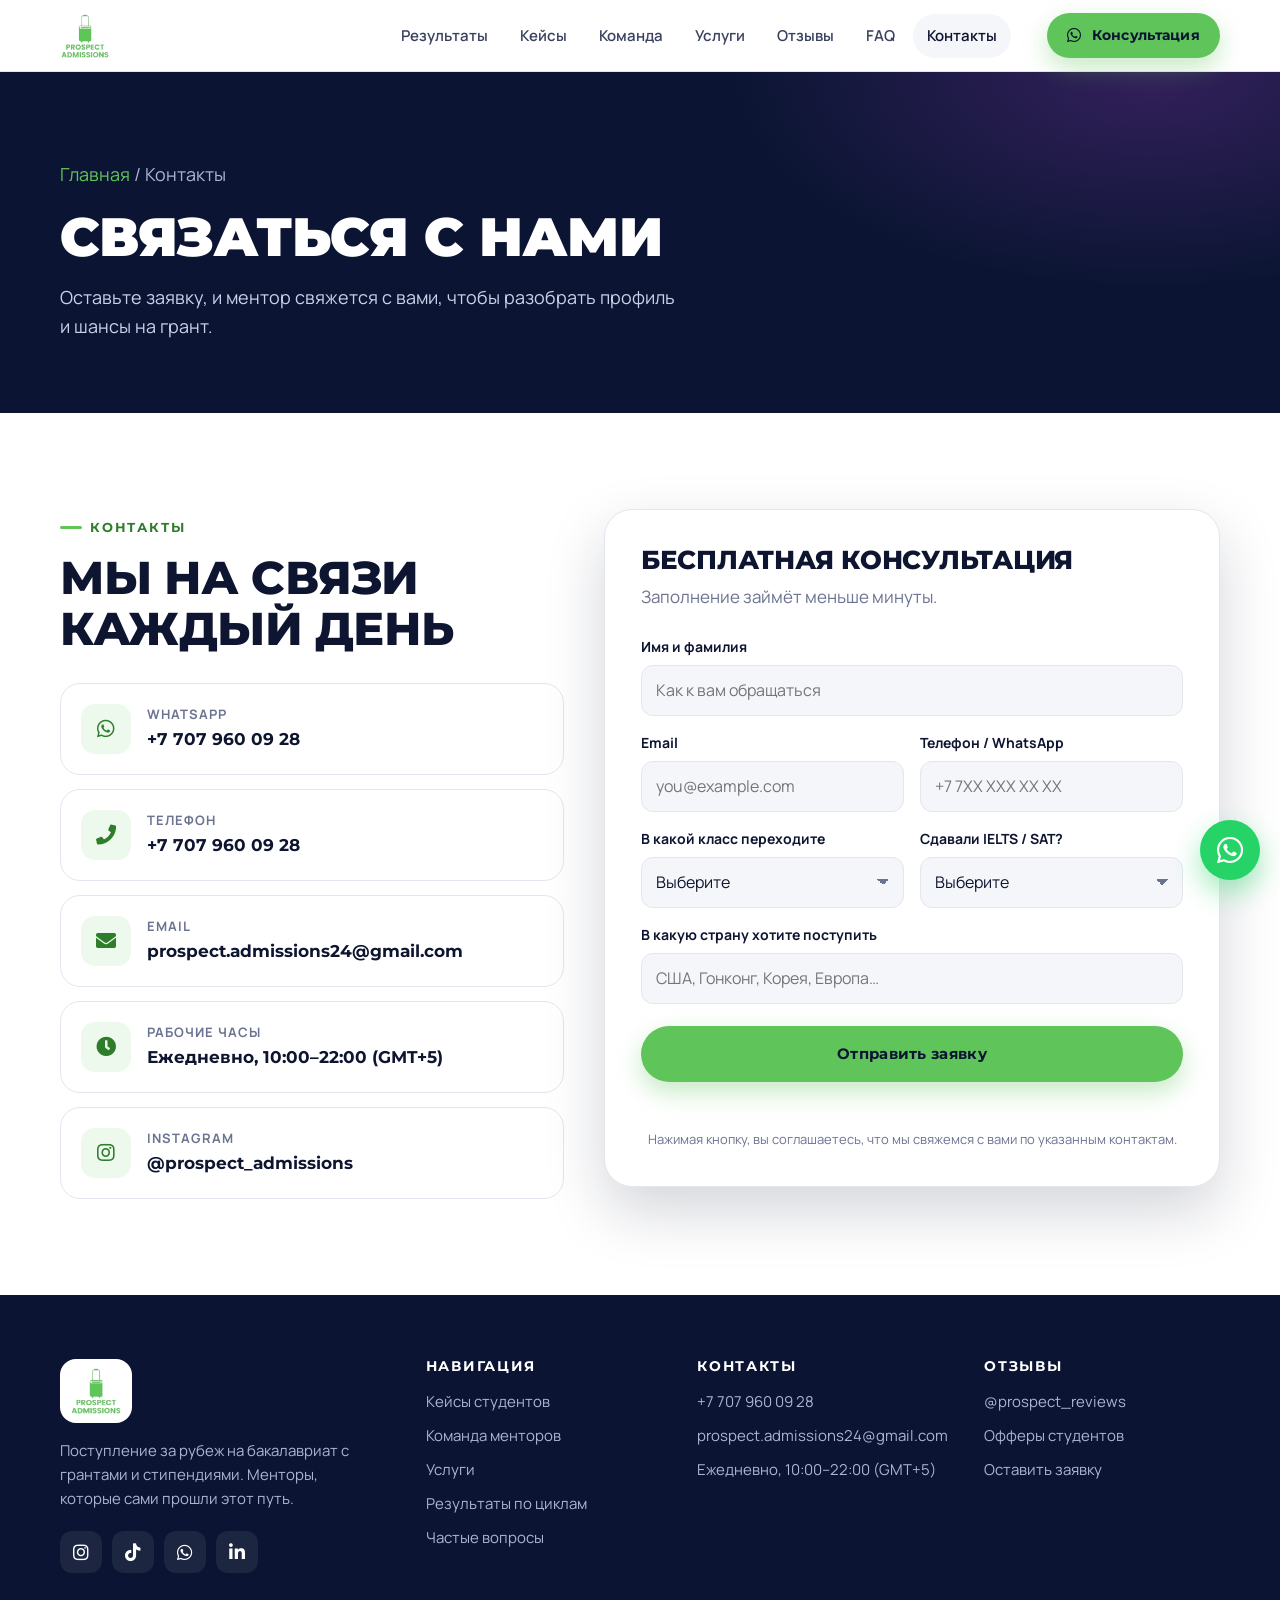
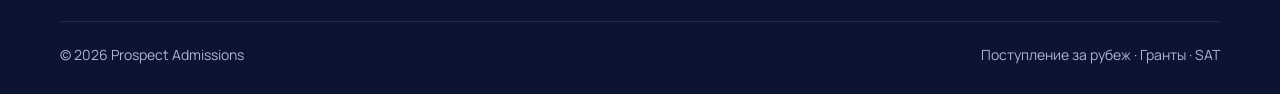
<file: contact.html>
<!DOCTYPE html>
<html lang="ru">
<head>
  <meta charset="UTF-8">
  <meta name="viewport" content="width=device-width, initial-scale=1.0">
  <title>Контакты — Prospect Admissions</title>
  <meta name="description" content="Свяжитесь с Prospect Admissions: бесплатная консультация по поступлению за рубеж. WhatsApp, телефон, email. Ежедневно 10:00–22:00 (GMT+5).">
  <link rel="canonical" href="https://prospect-admissions.com/contact.html">
  <link rel="icon" href="images/logo.png" type="image/png">
  <meta name="theme-color" content="#0b1533">

  <meta property="og:url" content="https://prospect-admissions.com/contact.html">
  <meta property="og:type" content="website">
  <meta property="og:site_name" content="Prospect Admissions">
  <meta property="og:title" content="Контакты — Prospect Admissions">
  <meta property="og:description" content="Свяжитесь с Prospect Admissions: бесплатная консультация по поступлению за рубеж. WhatsApp, телефон, email. Ежедневно 10:00–22:00 (GMT+5).">
  <meta property="og:image" content="https://prospect-admissions.com/images/logo.png">
  <meta property="og:locale" content="ru_RU">
  <meta name="twitter:card" content="summary">
  <meta name="twitter:title" content="Контакты — Prospect Admissions">
  <meta name="twitter:description" content="Свяжитесь с Prospect Admissions: бесплатная консультация по поступлению за рубеж. WhatsApp, телефон, email. Ежедневно 10:00–22:00 (GMT+5).">
  <meta name="twitter:image" content="https://prospect-admissions.com/images/logo.png">

  <link rel="preconnect" href="https://fonts.googleapis.com">
  <link rel="preconnect" href="https://fonts.gstatic.com" crossorigin>
  <link href="https://fonts.googleapis.com/css2?family=Manrope:wght@400;500;600;700;800&family=Montserrat:wght@600;700;800;900&display=swap" rel="stylesheet">
  <link rel="stylesheet" href="https://cdnjs.cloudflare.com/ajax/libs/font-awesome/5.15.4/css/all.min.css">
  <link rel="stylesheet" href="css/site.css?v=20260914g">
</head>
<body>
<header class="site-header">
  <div class="container">
    <a href="index.html" class="brand" aria-label="Prospect Admissions — на главную">
      <img src="images/logo-mark.png" alt="Prospect Admissions" width="55" height="50">
    </a>
    <nav class="nav" aria-label="Основное меню">
      <a href="index.html#results">Результаты</a>
      <a href="index.html#cases">Кейсы</a>
      <a href="index.html#team">Команда</a>
      <a href="index.html#services">Услуги</a>
      <a href="index.html#reviews">Отзывы</a>
      <a href="faq.html">FAQ</a>
      <a href="contact.html" aria-current="page">Контакты</a>
      <a class="btn btn--primary nav-cta" href="https://wa.me/77079600928?text=%D0%97%D0%B4%D1%80%D0%B0%D0%B2%D1%81%D1%82%D0%B2%D1%83%D0%B9%D1%82%D0%B5%21%20%D0%A5%D0%BE%D1%87%D1%83%20%D0%B7%D0%B0%D0%BF%D0%B8%D1%81%D0%B0%D1%82%D1%8C%D1%81%D1%8F%20%D0%BD%D0%B0%20%D0%B1%D0%B5%D1%81%D0%BF%D0%BB%D0%B0%D1%82%D0%BD%D1%83%D1%8E%20%D0%BA%D0%BE%D0%BD%D1%81%D1%83%D0%BB%D1%8C%D1%82%D0%B0%D1%86%D0%B8%D1%8E%20%D0%BF%D0%BE%20%D0%BF%D0%BE%D1%81%D1%82%D1%83%D0%BF%D0%BB%D0%B5%D0%BD%D0%B8%D1%8E." target="_blank" rel="noopener"><i class="fab fa-whatsapp"></i> Бесплатная консультация</a>
    </nav>
    <a class="btn btn--primary btn--sm header-cta" href="https://wa.me/77079600928?text=%D0%97%D0%B4%D1%80%D0%B0%D0%B2%D1%81%D1%82%D0%B2%D1%83%D0%B9%D1%82%D0%B5%21%20%D0%A5%D0%BE%D1%87%D1%83%20%D0%B7%D0%B0%D0%BF%D0%B8%D1%81%D0%B0%D1%82%D1%8C%D1%81%D1%8F%20%D0%BD%D0%B0%20%D0%B1%D0%B5%D1%81%D0%BF%D0%BB%D0%B0%D1%82%D0%BD%D1%83%D1%8E%20%D0%BA%D0%BE%D0%BD%D1%81%D1%83%D0%BB%D1%8C%D1%82%D0%B0%D1%86%D0%B8%D1%8E%20%D0%BF%D0%BE%20%D0%BF%D0%BE%D1%81%D1%82%D1%83%D0%BF%D0%BB%D0%B5%D0%BD%D0%B8%D1%8E." target="_blank" rel="noopener"><i class="fab fa-whatsapp"></i> Консультация</a>
    <button class="menu-toggle" type="button" aria-label="Открыть меню" aria-expanded="false"><i class="fas fa-bars"></i></button>
  </div>
</header>

<main>
  <section class="page-hero">
    <div class="container">
      <p class="crumbs"><a href="index.html">Главная</a> / Контакты</p>
      <h1>Связаться с нами</h1>
      <p>Оставьте заявку, и ментор свяжется с вами, чтобы разобрать профиль и шансы на грант.</p>
    </div>
  </section>

  <section class="section">
    <div class="container contact-layout">
      <div>
        <div class="section-head" style="margin-bottom:28px">
          <span class="eyebrow">Контакты</span>
          <h2>Мы на связи каждый день</h2>
        </div>
        <div class="contact-cards">
          <a class="contact-card" href="https://wa.me/77079600928?text=%D0%97%D0%B4%D1%80%D0%B0%D0%B2%D1%81%D1%82%D0%B2%D1%83%D0%B9%D1%82%D0%B5%21%20%D0%A5%D0%BE%D1%87%D1%83%20%D0%B7%D0%B0%D0%BF%D0%B8%D1%81%D0%B0%D1%82%D1%8C%D1%81%D1%8F%20%D0%BD%D0%B0%20%D0%B1%D0%B5%D1%81%D0%BF%D0%BB%D0%B0%D1%82%D0%BD%D1%83%D1%8E%20%D0%BA%D0%BE%D0%BD%D1%81%D1%83%D0%BB%D1%8C%D1%82%D0%B0%D1%86%D0%B8%D1%8E%20%D0%BF%D0%BE%20%D0%BF%D0%BE%D1%81%D1%82%D1%83%D0%BF%D0%BB%D0%B5%D0%BD%D0%B8%D1%8E." target="_blank" rel="noopener"><i class="fab fa-whatsapp"></i><div><span>WhatsApp</span><b>+7 707 960 09 28</b></div></a>
          <a class="contact-card" href="tel:+77079600928"><i class="fas fa-phone"></i><div><span>Телефон</span><b>+7 707 960 09 28</b></div></a>
          <a class="contact-card" href="mailto:prospect.admissions24@gmail.com"><i class="fas fa-envelope"></i><div><span>Email</span><b>prospect.admissions24@gmail.com</b></div></a>
          <div class="contact-card"><i class="fas fa-clock"></i><div><span>Рабочие часы</span><b>Ежедневно, 10:00–22:00 (GMT+5)</b></div></div>
          <a class="contact-card" href="https://www.instagram.com/prospect_admissions/" target="_blank" rel="noopener"><i class="fab fa-instagram"></i><div><span>Instagram</span><b>@prospect_admissions</b></div></a>
        </div>
      </div>

      <div class="form-card">
        <h2>Бесплатная консультация</h2>
        <p>Заполнение займёт меньше минуты.</p>
        <form id="email_form" name="email_form" class="form-grid" method="post">
          <div class="field field--full">
            <label for="name">Имя и фамилия</label>
            <input type="text" id="name" name="fullname" autocomplete="name" placeholder="Как к вам обращаться" required>
          </div>
          <div class="field">
            <label for="email">Email</label>
            <input type="email" id="email" name="email" autocomplete="email" placeholder="you@example.com" required>
          </div>
          <div class="field">
            <label for="phone">Телефон / WhatsApp</label>
            <input type="tel" id="phone" name="phone" autocomplete="tel" placeholder="+7 7XX XXX XX XX" required>
          </div>
          <div class="field">
            <label for="class">В какой класс переходите</label>
            <select id="class" name="class" required>
              <option value="" disabled selected>Выберите</option>
              <option>9 класс</option>
              <option>10 класс</option>
              <option>11 класс</option>
              <option>12 класс</option>
              <option>Выпускник / студент</option>
            </select>
          </div>
          <div class="field">
            <label for="tests">Сдавали IELTS / SAT?</label>
            <select id="tests" name="tests" required>
              <option value="" disabled selected>Выберите</option>
              <option>IELTS</option>
              <option>SAT</option>
              <option>Оба</option>
              <option>Пока нет</option>
            </select>
          </div>
          <div class="field field--full">
            <label for="country">В какую страну хотите поступить</label>
            <input type="text" id="country" name="country" placeholder="США, Гонконг, Корея, Европа…" required>
          </div>
          <button type="submit" class="btn btn--primary form-submit">Отправить заявку</button>
          <p class="form-status" id="form_status" role="status" aria-live="polite"></p>
          <p class="form-hint">Нажимая кнопку, вы соглашаетесь, что мы свяжемся с вами по указанным контактам.</p>
        </form>
      </div>
    </div>
  </section>
</main>

<footer class="site-footer">
  <div class="container">
    <div class="footer-grid">
      <div class="footer-brand">
        <img src="images/logo-mark.png" alt="Prospect Admissions" width="65" height="60">
        <p>Поступление за рубеж на бакалавриат с грантами и стипендиями. Менторы, которые сами прошли этот путь.</p>
        <div class="socials">
          <a href="https://www.instagram.com/prospect_admissions/" target="_blank" rel="noopener" aria-label="Instagram"><i class="fab fa-instagram"></i></a>
          <a href="https://www.tiktok.com/@prospect.admissions" target="_blank" rel="noopener" aria-label="TikTok"><i class="fab fa-tiktok"></i></a>
          <a href="https://wa.me/77079600928" target="_blank" rel="noopener" aria-label="WhatsApp"><i class="fab fa-whatsapp"></i></a>
          <a href="https://www.linkedin.com/company/104830488/" target="_blank" rel="noopener" aria-label="LinkedIn"><i class="fab fa-linkedin-in"></i></a>
        </div>
      </div>
      <div>
        <h4>Навигация</h4>
        <ul>
          <li><a href="index.html#cases">Кейсы студентов</a></li>
          <li><a href="index.html#team">Команда менторов</a></li>
          <li><a href="index.html#services">Услуги</a></li>
          <li><a href="index.html#results">Результаты по циклам</a></li>
          <li><a href="faq.html">Частые вопросы</a></li>
        </ul>
      </div>
      <div>
        <h4>Контакты</h4>
        <ul>
          <li><a href="tel:+77079600928">+7 707 960 09 28</a></li>
          <li><a href="mailto:prospect.admissions24@gmail.com">prospect.admissions24@gmail.com</a></li>
          <li>Ежедневно, 10:00–22:00 (GMT+5)</li>
        </ul>
      </div>
      <div>
        <h4>Отзывы</h4>
        <ul>
          <li><a href="https://www.instagram.com/prospect_reviews/" target="_blank" rel="noopener">@prospect_reviews</a></li>
          <li><a href="index.html#reviews">Офферы студентов</a></li>
          <li><a href="contact.html">Оставить заявку</a></li>
        </ul>
      </div>
    </div>
    <div class="footer-bottom">
      <span>© 2026 Prospect Admissions</span>
      <span>Поступление за рубеж · Гранты · SAT</span>
    </div>
  </div>
</footer>

<a class="wa-float" href="https://wa.me/77079600928?text=%D0%97%D0%B4%D1%80%D0%B0%D0%B2%D1%81%D1%82%D0%B2%D1%83%D0%B9%D1%82%D0%B5%21%20%D0%A5%D0%BE%D1%87%D1%83%20%D0%B7%D0%B0%D0%BF%D0%B8%D1%81%D0%B0%D1%82%D1%8C%D1%81%D1%8F%20%D0%BD%D0%B0%20%D0%B1%D0%B5%D1%81%D0%BF%D0%BB%D0%B0%D1%82%D0%BD%D1%83%D1%8E%20%D0%BA%D0%BE%D0%BD%D1%81%D1%83%D0%BB%D1%8C%D1%82%D0%B0%D1%86%D0%B8%D1%8E%20%D0%BF%D0%BE%20%D0%BF%D0%BE%D1%81%D1%82%D1%83%D0%BF%D0%BB%D0%B5%D0%BD%D0%B8%D1%8E." target="_blank" rel="noopener" aria-label="Написать в WhatsApp"><i class="fab fa-whatsapp"></i></a>

<script src="js/site.js?v=20260914g"></script>
<script src="js/email.js?v=20260914g"></script>
</body>
</html>
</file>
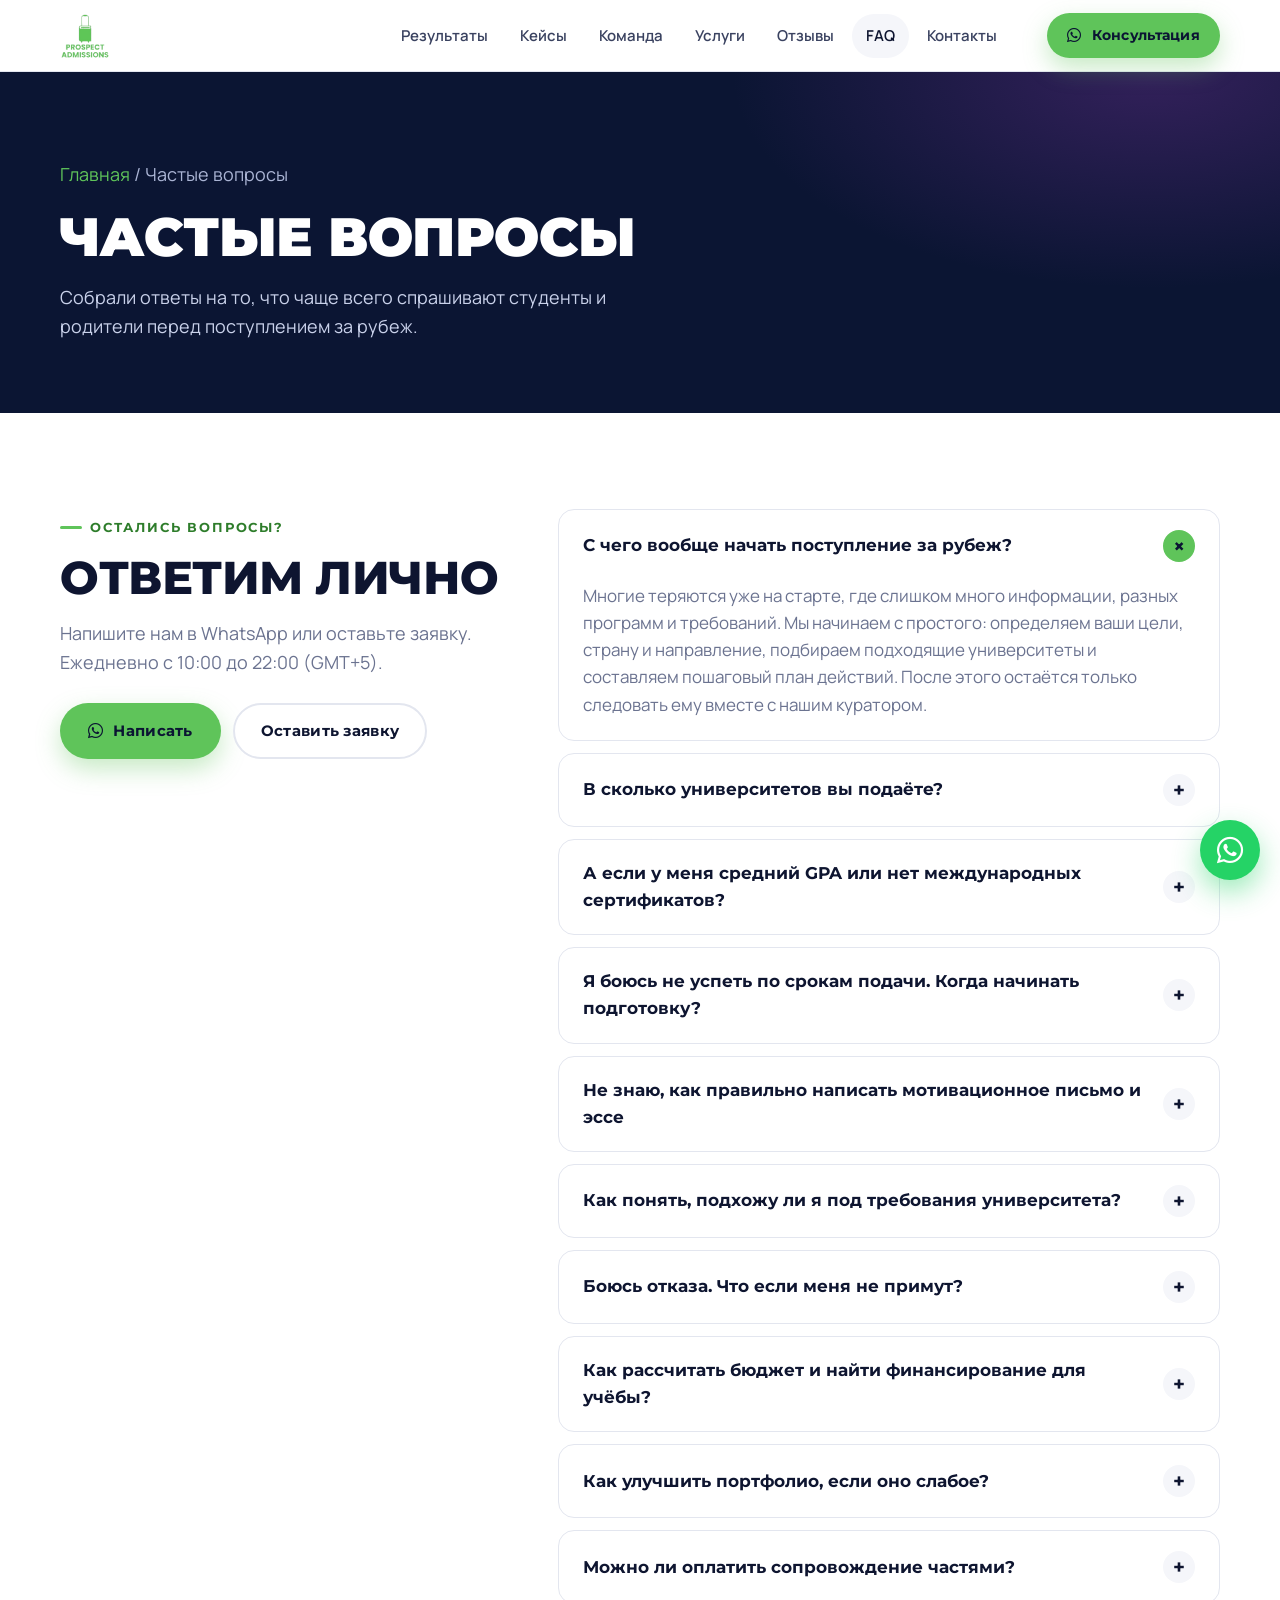
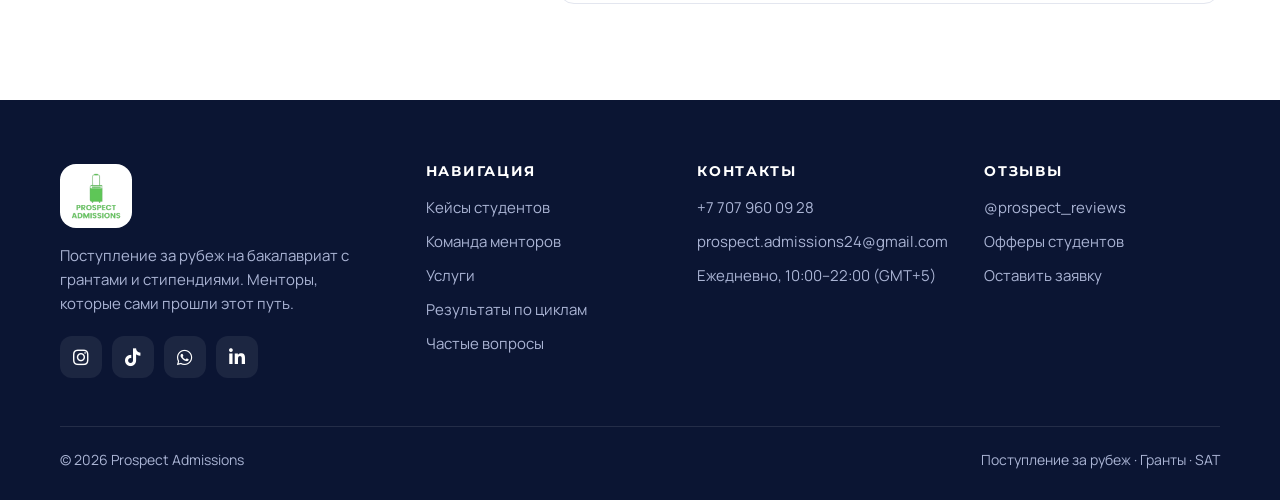
<file: faq.html>
<!DOCTYPE html>
<html lang="ru">
<head>
  <meta charset="UTF-8">
  <meta name="viewport" content="width=device-width, initial-scale=1.0">
  <title>Частые вопросы о поступлении за рубеж — Prospect Admissions</title>
  <meta name="description" content="Ответы на главные вопросы о поступлении за рубеж: с чего начать, сроки, GPA и сертификаты, мотивационное письмо, бюджет, гранты и портфолио.">
  <link rel="canonical" href="https://prospect-admissions.com/faq.html">
  <link rel="icon" href="images/logo.png" type="image/png">
  <meta name="theme-color" content="#0b1533">

  <meta property="og:url" content="https://prospect-admissions.com/faq.html">
  <meta property="og:type" content="website">
  <meta property="og:site_name" content="Prospect Admissions">
  <meta property="og:title" content="Частые вопросы о поступлении за рубеж — Prospect Admissions">
  <meta property="og:description" content="Ответы на главные вопросы о поступлении за рубеж: с чего начать, сроки, GPA и сертификаты, мотивационное письмо, бюджет, гранты и портфолио.">
  <meta property="og:image" content="https://prospect-admissions.com/images/logo.png">
  <meta property="og:locale" content="ru_RU">
  <meta name="twitter:card" content="summary">
  <meta name="twitter:title" content="Частые вопросы о поступлении за рубеж — Prospect Admissions">
  <meta name="twitter:description" content="Ответы на главные вопросы о поступлении за рубеж: с чего начать, сроки, GPA и сертификаты, мотивационное письмо, бюджет, гранты и портфолио.">
  <meta name="twitter:image" content="https://prospect-admissions.com/images/logo.png">

  <link rel="preconnect" href="https://fonts.googleapis.com">
  <link rel="preconnect" href="https://fonts.gstatic.com" crossorigin>
  <link href="https://fonts.googleapis.com/css2?family=Manrope:wght@400;500;600;700;800&family=Montserrat:wght@600;700;800;900&display=swap" rel="stylesheet">
  <link rel="stylesheet" href="https://cdnjs.cloudflare.com/ajax/libs/font-awesome/5.15.4/css/all.min.css">
  <link rel="stylesheet" href="css/site.css?v=20260914g">
</head>
<body>
<header class="site-header">
  <div class="container">
    <a href="index.html" class="brand" aria-label="Prospect Admissions — на главную">
      <img src="images/logo-mark.png" alt="Prospect Admissions" width="55" height="50">
    </a>
    <nav class="nav" aria-label="Основное меню">
      <a href="index.html#results">Результаты</a>
      <a href="index.html#cases">Кейсы</a>
      <a href="index.html#team">Команда</a>
      <a href="index.html#services">Услуги</a>
      <a href="index.html#reviews">Отзывы</a>
      <a href="faq.html" aria-current="page">FAQ</a>
      <a href="contact.html">Контакты</a>
      <a class="btn btn--primary nav-cta" href="https://wa.me/77079600928?text=%D0%97%D0%B4%D1%80%D0%B0%D0%B2%D1%81%D1%82%D0%B2%D1%83%D0%B9%D1%82%D0%B5%21%20%D0%A5%D0%BE%D1%87%D1%83%20%D0%B7%D0%B0%D0%BF%D0%B8%D1%81%D0%B0%D1%82%D1%8C%D1%81%D1%8F%20%D0%BD%D0%B0%20%D0%B1%D0%B5%D1%81%D0%BF%D0%BB%D0%B0%D1%82%D0%BD%D1%83%D1%8E%20%D0%BA%D0%BE%D0%BD%D1%81%D1%83%D0%BB%D1%8C%D1%82%D0%B0%D1%86%D0%B8%D1%8E%20%D0%BF%D0%BE%20%D0%BF%D0%BE%D1%81%D1%82%D1%83%D0%BF%D0%BB%D0%B5%D0%BD%D0%B8%D1%8E." target="_blank" rel="noopener"><i class="fab fa-whatsapp"></i> Бесплатная консультация</a>
    </nav>
    <a class="btn btn--primary btn--sm header-cta" href="https://wa.me/77079600928?text=%D0%97%D0%B4%D1%80%D0%B0%D0%B2%D1%81%D1%82%D0%B2%D1%83%D0%B9%D1%82%D0%B5%21%20%D0%A5%D0%BE%D1%87%D1%83%20%D0%B7%D0%B0%D0%BF%D0%B8%D1%81%D0%B0%D1%82%D1%8C%D1%81%D1%8F%20%D0%BD%D0%B0%20%D0%B1%D0%B5%D1%81%D0%BF%D0%BB%D0%B0%D1%82%D0%BD%D1%83%D1%8E%20%D0%BA%D0%BE%D0%BD%D1%81%D1%83%D0%BB%D1%8C%D1%82%D0%B0%D1%86%D0%B8%D1%8E%20%D0%BF%D0%BE%20%D0%BF%D0%BE%D1%81%D1%82%D1%83%D0%BF%D0%BB%D0%B5%D0%BD%D0%B8%D1%8E." target="_blank" rel="noopener"><i class="fab fa-whatsapp"></i> Консультация</a>
    <button class="menu-toggle" type="button" aria-label="Открыть меню" aria-expanded="false"><i class="fas fa-bars"></i></button>
  </div>
</header>

<main>
  <section class="page-hero">
    <div class="container">
      <p class="crumbs"><a href="index.html">Главная</a> / Частые вопросы</p>
      <h1>Частые вопросы</h1>
      <p>Собрали ответы на то, что чаще всего спрашивают студенты и родители перед поступлением за рубеж.</p>
    </div>
  </section>

  <section class="section">
    <div class="container faq-layout">
      <div class="section-head" style="margin-bottom:0">
        <span class="eyebrow">Остались вопросы?</span>
        <h2>Ответим лично</h2>
        <p>Напишите нам в WhatsApp или оставьте заявку. Ежедневно с 10:00 до 22:00 (GMT+5).</p>
        <div style="display:flex;flex-wrap:wrap;gap:12px;margin-top:26px">
          <a class="btn btn--primary" href="https://wa.me/77079600928?text=%D0%97%D0%B4%D1%80%D0%B0%D0%B2%D1%81%D1%82%D0%B2%D1%83%D0%B9%D1%82%D0%B5%21%20%D0%A5%D0%BE%D1%87%D1%83%20%D0%B7%D0%B0%D0%BF%D0%B8%D1%81%D0%B0%D1%82%D1%8C%D1%81%D1%8F%20%D0%BD%D0%B0%20%D0%B1%D0%B5%D1%81%D0%BF%D0%BB%D0%B0%D1%82%D0%BD%D1%83%D1%8E%20%D0%BA%D0%BE%D0%BD%D1%81%D1%83%D0%BB%D1%8C%D1%82%D0%B0%D1%86%D0%B8%D1%8E%20%D0%BF%D0%BE%20%D0%BF%D0%BE%D1%81%D1%82%D1%83%D0%BF%D0%BB%D0%B5%D0%BD%D0%B8%D1%8E." target="_blank" rel="noopener"><i class="fab fa-whatsapp"></i> Написать</a>
          <a class="btn btn--outline" href="contact.html">Оставить заявку</a>
        </div>
      </div>
      <div class="faq-list">
        <details class="faq-item" open>
          <summary>С чего вообще начать поступление за рубеж?</summary>
          <p>Многие теряются уже на старте, где слишком много информации, разных программ и требований. Мы начинаем с простого: определяем ваши цели, страну и направление, подбираем подходящие университеты и составляем пошаговый план действий. После этого остаётся только следовать ему вместе с нашим куратором.</p>
        </details>
        <details class="faq-item">
          <summary>В сколько университетов вы подаёте?</summary>
          <p>Обычно в 6–12 вузов по стратегии Dream / Target / Confident. В цикле 25/26 наши ученики получили в среднем 2–3 оффера. Несколько офферов — это переговорная позиция по стипендии и запасной вариант, если условия по ЕНТ не выполнены.</p>
        </details>
        <details class="faq-item">
          <summary>А если у меня средний GPA или нет международных сертификатов?</summary>
          <p>Это не проблема. Мы поможем выбрать университеты, где важнее ваши цели и мотивация, а не только баллы. Также подскажем, как повысить шансы: как быстро подготовиться к IELTS и SAT или усилить заявку правильным позиционированием.</p>
        </details>
        <details class="faq-item">
          <summary>Я боюсь не успеть по срокам подачи. Когда начинать подготовку?</summary>
          <p>Идеальный срок для начала подготовки — 6–8 месяцев до дедлайна. Но даже если осталось 1–2 месяца, у нас есть ускоренный пакет с приоритетной подачей и проверкой документов без очереди. Главное — начать сейчас, чтобы не потерять текущий набор.</p>
        </details>
        <details class="faq-item">
          <summary>Не знаю, как правильно написать мотивационное письмо и эссе</summary>
          <p>Это одна из самых частых проблем. Мы вместе разбираем ваши цели, сильные стороны и достижения и превращаем их в сильное, убедительное письмо, которое соответствует требованиям конкретного университета.</p>
        </details>
        <details class="faq-item">
          <summary>Как понять, подхожу ли я под требования университета?</summary>
          <p>Мы анализируем ваши данные — академические показатели и внеклассные активности — и даём честную обратную связь. Если где-то не хватает баллов по IELTS или SAT, предлагаем конкретные шаги: foundation-программы, подготовительные курсы или фокус на сильных сторонах профиля.</p>
        </details>
        <details class="faq-item">
          <summary>Боюсь отказа. Что если меня не примут?</summary>
          <p>С нами вы значительно снижаете риск отказа. Мы подаём документы в несколько университетов с разным уровнем требований по нашей авторской методике, чтобы увеличить шансы на поступление. Если понадобится дополнительная информация или корректировка документов, мы всегда рядом.</p>
        </details>
        <details class="faq-item">
          <summary>Как рассчитать бюджет и найти финансирование для учёбы?</summary>
          <p>Мы подберём программу с учётом вашего бюджета, рассчитаем расходы на обучение и проживание в разных странах и поможем найти финансирование: гранты, стипендии и другие варианты. Подскажем, как сэкономить и получить дополнительную поддержку.</p>
        </details>
        <details class="faq-item">
          <summary>Как улучшить портфолио, если оно слабое?</summary>
          <p>Мы поможем создать сильное портфолио: от реальных проектов, исследований и стажировок до олимпиад и рекомендаций. Например, наша студентка Айзере добавила 5 сильных внеклассных активностей всего за 1 месяц.</p>
        </details>
        <details class="faq-item">
          <summary>Можно ли оплатить сопровождение частями?</summary>
          <p>Да. Стоимость делится на транши по этапам работы. Принимаем оплату картой и рассрочку Kaspi. Стоимость диагностики и экспертного часа засчитывается при покупке сопровождения.</p>
        </details>
      </div>
    </div>
  </section>
</main>

<footer class="site-footer">
  <div class="container">
    <div class="footer-grid">
      <div class="footer-brand">
        <img src="images/logo-mark.png" alt="Prospect Admissions" width="65" height="60">
        <p>Поступление за рубеж на бакалавриат с грантами и стипендиями. Менторы, которые сами прошли этот путь.</p>
        <div class="socials">
          <a href="https://www.instagram.com/prospect_admissions/" target="_blank" rel="noopener" aria-label="Instagram"><i class="fab fa-instagram"></i></a>
          <a href="https://www.tiktok.com/@prospect.admissions" target="_blank" rel="noopener" aria-label="TikTok"><i class="fab fa-tiktok"></i></a>
          <a href="https://wa.me/77079600928" target="_blank" rel="noopener" aria-label="WhatsApp"><i class="fab fa-whatsapp"></i></a>
          <a href="https://www.linkedin.com/company/104830488/" target="_blank" rel="noopener" aria-label="LinkedIn"><i class="fab fa-linkedin-in"></i></a>
        </div>
      </div>
      <div>
        <h4>Навигация</h4>
        <ul>
          <li><a href="index.html#cases">Кейсы студентов</a></li>
          <li><a href="index.html#team">Команда менторов</a></li>
          <li><a href="index.html#services">Услуги</a></li>
          <li><a href="index.html#results">Результаты по циклам</a></li>
          <li><a href="faq.html">Частые вопросы</a></li>
        </ul>
      </div>
      <div>
        <h4>Контакты</h4>
        <ul>
          <li><a href="tel:+77079600928">+7 707 960 09 28</a></li>
          <li><a href="mailto:prospect.admissions24@gmail.com">prospect.admissions24@gmail.com</a></li>
          <li>Ежедневно, 10:00–22:00 (GMT+5)</li>
        </ul>
      </div>
      <div>
        <h4>Отзывы</h4>
        <ul>
          <li><a href="https://www.instagram.com/prospect_reviews/" target="_blank" rel="noopener">@prospect_reviews</a></li>
          <li><a href="index.html#reviews">Офферы студентов</a></li>
          <li><a href="contact.html">Оставить заявку</a></li>
        </ul>
      </div>
    </div>
    <div class="footer-bottom">
      <span>© 2026 Prospect Admissions</span>
      <span>Поступление за рубеж · Гранты · SAT</span>
    </div>
  </div>
</footer>

<a class="wa-float" href="https://wa.me/77079600928?text=%D0%97%D0%B4%D1%80%D0%B0%D0%B2%D1%81%D1%82%D0%B2%D1%83%D0%B9%D1%82%D0%B5%21%20%D0%A5%D0%BE%D1%87%D1%83%20%D0%B7%D0%B0%D0%BF%D0%B8%D1%81%D0%B0%D1%82%D1%8C%D1%81%D1%8F%20%D0%BD%D0%B0%20%D0%B1%D0%B5%D1%81%D0%BF%D0%BB%D0%B0%D1%82%D0%BD%D1%83%D1%8E%20%D0%BA%D0%BE%D0%BD%D1%81%D1%83%D0%BB%D1%8C%D1%82%D0%B0%D1%86%D0%B8%D1%8E%20%D0%BF%D0%BE%20%D0%BF%D0%BE%D1%81%D1%82%D1%83%D0%BF%D0%BB%D0%B5%D0%BD%D0%B8%D1%8E." target="_blank" rel="noopener" aria-label="Написать в WhatsApp"><i class="fab fa-whatsapp"></i></a>

<script src="js/site.js?v=20260914g"></script>
</body>
</html>
</file>
<file: css/site.css>
/* Prospect Admissions — design system based on the @prospect_admissions Instagram style */
:root {
  --green: #5fc45a;
  --green-600: #43a83e;
  --green-700: #2e7d2b;
  --green-50: #eef9ed;
  --navy: #13214a;
  --navy-900: #0b1533;
  --navy-600: #25397a;
  --purple: #5b2c83;
  --crimson: #a0182f;
  --gold-1: #f5c150;
  --gold-2: #c56b16;
  --ink: #0e1530;
  --body: #3a4260;
  --muted: #6b7390;
  --line: #e3e6ef;
  --bg: #f5f6fa;
  --white: #ffffff;
  --radius: 20px;
  --radius-lg: 28px;
  --shadow: 0 12px 32px rgba(14, 21, 48, 0.08);
  --shadow-lg: 0 24px 60px rgba(14, 21, 48, 0.18);
  --font-display: "Montserrat", system-ui, -apple-system, "Segoe UI", Arial, sans-serif;
  --font-body: "Manrope", system-ui, -apple-system, "Segoe UI", Arial, sans-serif;
  --header-h: 72px;
}

*, *::before, *::after { box-sizing: border-box; }
html { scroll-behavior: smooth; scroll-padding-top: calc(var(--header-h) + 16px); }
body {
  margin: 0;
  font-family: var(--font-body);
  font-size: 17px;
  line-height: 1.6;
  color: var(--body);
  background: var(--white);
  -webkit-font-smoothing: antialiased;
  overflow-x: hidden;
}
img, video { max-width: 100%; display: block; }
a { color: inherit; text-decoration: none; }
button { font: inherit; }
h1, h2, h3, h4 { font-family: var(--font-display); color: var(--ink); margin: 0; line-height: 1.12; letter-spacing: -0.01em; }
p { margin: 0; }
ul { margin: 0; padding: 0; list-style: none; }

.container { width: 100%; max-width: 1200px; margin-inline: auto; padding-inline: 20px; }
.section { padding-block: 96px; }
.section--tint { background: var(--bg); }
.section--navy { background: var(--navy); color: #c9d1ea; }
.section--navy h2, .section--navy h3 { color: var(--white); }

.section-head { max-width: 760px; margin-bottom: 48px; }
.section-head--center { margin-inline: auto; text-align: center; }
.section-head h2 { font-size: clamp(30px, 4.2vw, 46px); font-weight: 800; text-transform: uppercase; }
.section-head p { margin-top: 16px; font-size: 18px; color: var(--muted); }
.section--navy .section-head p { color: #aab4d4; }

.eyebrow {
  display: inline-flex; align-items: center; gap: 8px;
  font-family: var(--font-display); font-weight: 700; font-size: 13px;
  letter-spacing: 0.14em; text-transform: uppercase; color: var(--green-700);
  margin-bottom: 14px;
}
.eyebrow::before { content: ""; width: 22px; height: 3px; border-radius: 3px; background: var(--green); }
.section--navy .eyebrow, .hero .eyebrow { color: var(--green); }

.gold-text {
  background: linear-gradient(180deg, var(--gold-1) 0%, var(--gold-2) 100%);
  -webkit-background-clip: text; background-clip: text; color: transparent;
}
.green-text { color: var(--green); }

/* Buttons */
.btn {
  display: inline-flex; align-items: center; justify-content: center; gap: 10px;
  min-height: 52px; padding: 14px 26px; border-radius: 999px; border: 2px solid transparent;
  font-family: var(--font-display); font-weight: 700; font-size: 15px; letter-spacing: 0.02em;
  cursor: pointer; transition: transform .18s ease, box-shadow .18s ease, background-color .18s ease, color .18s ease;
  white-space: nowrap;
}
.btn:hover { transform: translateY(-2px); }
.btn:focus-visible { outline: 3px solid var(--gold-1); outline-offset: 3px; }
.btn--primary { background: var(--green); color: var(--navy-900); box-shadow: 0 10px 24px rgba(95, 196, 90, .35); }
.btn--primary:hover { background: #6fd46a; }
.btn--ghost { border-color: rgba(255,255,255,.35); color: var(--white); }
.btn--ghost:hover { border-color: var(--white); background: rgba(255,255,255,.06); }
.btn--dark { background: var(--navy); color: var(--white); }
.btn--dark:hover { background: var(--navy-600); }
.btn--outline { border-color: var(--line); color: var(--ink); background: var(--white); }
.btn--outline:hover { border-color: var(--ink); }
.btn--sm { min-height: 42px; padding: 9px 18px; font-size: 14px; }
.btn i { font-size: 1.15em; }

.pill {
  display: inline-block; padding: 6px 14px; border-radius: 999px;
  background: var(--navy); color: var(--white);
  font-family: var(--font-display); font-weight: 700; font-size: 13px; letter-spacing: .04em; text-transform: uppercase;
}
.pill--light { background: var(--green-50); color: var(--green-700); }

/* Header */
.site-header {
  position: sticky; top: 0; z-index: 50; height: var(--header-h);
  background: rgba(255,255,255,.9); backdrop-filter: saturate(160%) blur(12px); -webkit-backdrop-filter: saturate(160%) blur(12px);
  border-bottom: 1px solid var(--line);
}
.site-header .container { height: 100%; display: flex; align-items: center; gap: 28px; }
.brand { display: flex; align-items: center; gap: 10px; flex-shrink: 0; }
.brand img { height: 46px; width: auto; }
.brand span { font-family: var(--font-display); font-weight: 800; font-size: 16px; color: var(--ink); letter-spacing: .02em; line-height: 1.05; text-transform: uppercase; }
.brand span b { display: block; color: var(--green-600); font-weight: 800; }
.nav { display: flex; align-items: center; gap: 4px; margin-left: auto; }
.nav a { padding: 10px 14px; border-radius: 999px; font-weight: 600; font-size: 15px; color: var(--body); }
.nav a:hover, .nav a[aria-current="page"] { color: var(--ink); background: var(--bg); }
.header-cta { margin-left: 8px; }
.menu-toggle {
  display: none; margin-left: auto; width: 46px; height: 46px; border-radius: 12px; border: 1px solid var(--line);
  background: var(--white); color: var(--ink); font-size: 20px; cursor: pointer;
}

/* Hero */
.hero {
  position: relative; overflow: hidden; color: #c9d1ea;
  background:
    radial-gradient(900px 500px at 85% 20%, rgba(91, 44, 131, .55), transparent 60%),
    radial-gradient(700px 480px at 10% 110%, rgba(95, 196, 90, .18), transparent 60%),
    var(--navy-900);
  padding-block: 88px 104px;
}
.hero .container { display: grid; grid-template-columns: 1.1fr .9fr; gap: 56px; align-items: center; }
.hero-badge {
  display: inline-flex; align-items: center; gap: 10px; padding: 8px 16px 8px 8px; border-radius: 999px;
  background: rgba(255,255,255,.08); border: 1px solid rgba(255,255,255,.14); color: var(--white);
  font-size: 14px; font-weight: 600; margin-bottom: 26px;
}
.hero-badge b { background: var(--green); color: var(--navy-900); border-radius: 999px; padding: 3px 10px; font-family: var(--font-display); font-size: 12px; letter-spacing: .06em; }
.hero h1 { color: var(--white); font-size: clamp(36px, 5.4vw, 64px); font-weight: 900; text-transform: uppercase; letter-spacing: -0.015em; }
.hero-lead { margin-top: 22px; font-size: clamp(17px, 1.6vw, 20px); max-width: 560px; color: #c9d1ea; }
.hero-lead strong { color: var(--white); }
.hero-actions { display: flex; flex-wrap: wrap; gap: 14px; margin-top: 34px; }
.hero-mentors { margin-top: 38px; display: flex; flex-wrap: wrap; align-items: center; gap: 10px 14px; font-size: 14px; color: #aab4d4; }
.hero-mentors ul { display: flex; flex-wrap: wrap; gap: 8px; }
.hero-mentors li { padding: 5px 12px; border-radius: 8px; background: rgba(255,255,255,.07); color: var(--white); font-family: var(--font-display); font-weight: 700; font-size: 13px; letter-spacing: .04em; }

.hero-stack { position: relative; height: 520px; }
.hero-stack .post { position: absolute; width: 300px; box-shadow: var(--shadow-lg); }
.hero-stack .post:nth-child(1) { top: 0; left: 4%; transform: rotate(-6deg); }
.hero-stack .post:nth-child(2) { top: 90px; right: 0; transform: rotate(5deg); z-index: 2; }
.hero-stack .post:nth-child(3) { bottom: 0; left: 16%; transform: rotate(-1deg); z-index: 3; }

/* Instagram-style post card */
.post { border-radius: 22px; padding: 12px; background: var(--navy); color: var(--ink); }
.post--purple { background: var(--purple); }
.post--crimson { background: var(--crimson); }
.post--navy { background: var(--navy-600); }
.post-inner {
  height: 100%; border-radius: 15px; background: var(--white); padding: 22px 18px 16px;
  text-align: center; display: flex; flex-direction: column; align-items: center; gap: 8px;
}
.post-logo { height: 46px; width: auto; }
.post-kicker { font-family: var(--font-display); font-weight: 800; font-size: 13px; letter-spacing: .04em; text-transform: uppercase; color: var(--ink); }
.post-name { font-family: var(--font-display); font-weight: 900; font-size: 22px; text-transform: uppercase; color: var(--ink); line-height: 1.05; }
.post-big { font-family: var(--font-display); font-weight: 900; font-size: 40px; line-height: .95; text-transform: uppercase; }
.post-rank { font-size: 13px; font-weight: 700; color: var(--ink); }
.post-note { font-size: 13px; color: var(--muted); line-height: 1.4; }
.post-handle { margin-top: auto; padding-top: 6px; font-size: 10px; font-weight: 700; letter-spacing: .08em; color: var(--muted); text-transform: uppercase; }
.post-sum { display: inline-block; border: 2px solid var(--navy); border-radius: 999px; padding: 4px 14px; font-family: var(--font-display); font-weight: 800; font-size: 14px; color: var(--ink); }
.post-sum small { display: block; font-size: 10px; letter-spacing: .06em; color: var(--muted); }

/* Stats */
.stats { margin-top: -56px; position: relative; z-index: 5; }
.stats-grid {
  display: grid; grid-template-columns: repeat(4, 1fr); background: var(--white); border-radius: var(--radius-lg);
  box-shadow: var(--shadow-lg); overflow: hidden;
}
.stat { padding: 30px 26px; border-right: 1px solid var(--line); }
.stat:last-child { border-right: 0; }
.stat-num { font-family: var(--font-display); font-weight: 900; font-size: clamp(26px, 3.4vw, 42px); color: var(--ink); line-height: 1; white-space: nowrap; }
.stat-num .unit { font-size: .55em; margin-left: 2px; }
.stat-label { margin-top: 10px; font-size: 15px; color: var(--muted); line-height: 1.45; }

/* Universities marquee */
.unis { padding-block: 64px 24px; }
.unis-title { text-align: center; font-family: var(--font-display); font-weight: 700; font-size: 13px; letter-spacing: .14em; text-transform: uppercase; color: var(--muted); margin-bottom: 26px; }
.marquee { overflow: hidden; -webkit-mask-image: linear-gradient(90deg, transparent, #000 10%, #000 90%, transparent); mask-image: linear-gradient(90deg, transparent, #000 10%, #000 90%, transparent); }
.marquee-track { display: flex; gap: 16px; width: max-content; animation: marquee 38s linear infinite; }
.marquee:hover .marquee-track { animation-play-state: paused; }
.uni-chip {
  display: flex; flex-direction: column; justify-content: center; min-width: 190px; padding: 16px 22px; border-radius: 16px;
  border: 1px solid var(--line); background: var(--white);
}
.uni-chip b { font-family: var(--font-display); font-weight: 800; font-size: 18px; color: var(--ink); }
.uni-chip span { font-size: 13px; color: var(--muted); }
@keyframes marquee { to { transform: translateX(calc(-50% - 8px)); } }

/* Why us */
.why-grid { display: grid; grid-template-columns: repeat(3, 1fr); gap: 20px; }
.why-card { padding: 30px; border-radius: var(--radius); background: var(--white); border: 1px solid var(--line); }
.why-icon { width: 54px; height: 54px; border-radius: 16px; display: grid; place-items: center; background: var(--green-50); color: var(--green-700); font-size: 22px; margin-bottom: 20px; }
.why-card h3 { font-size: 20px; font-weight: 800; margin-bottom: 10px; }
.why-card p { color: var(--muted); font-size: 16px; }

/* Cases */
.cases-grid { display: grid; grid-template-columns: repeat(3, 1fr); gap: 22px; }
.case { display: flex; transition: transform .2s ease; }
.case:hover { transform: translateY(-4px); }
.case .post { width: 100%; }
.case .post-inner { padding: 26px 22px 18px; }
.case--feature { grid-column: span 2; }
.case--feature .post-inner { flex-direction: row; text-align: left; align-items: stretch; gap: 26px; padding: 30px; }
.case--feature .feature-copy { display: flex; flex-direction: column; align-items: flex-start; gap: 10px; flex: 1; }
.case--feature .post-name { font-size: 30px; }
.case--feature .post-big { font-size: clamp(34px, 4.4vw, 50px); white-space: nowrap; }
.case--feature .feature-side { flex: 0 0 42%; border-radius: 14px; background: var(--bg); padding: 22px; display: flex; flex-direction: column; justify-content: center; gap: 14px; }
.feature-side .row { display: flex; align-items: baseline; justify-content: space-between; gap: 12px; border-bottom: 1px dashed var(--line); padding-bottom: 12px; }
.feature-side .row:last-child { border-bottom: 0; padding-bottom: 0; }
.feature-side .row span { font-size: 14px; color: var(--muted); }
.feature-side .row b { font-family: var(--font-display); color: var(--ink); font-size: 16px; text-align: right; }
.case-cta .post { background: var(--green); }
.case-cta .post-inner { background: var(--navy-900); color: #c9d1ea; justify-content: center; gap: 14px; }
.case-cta h3 { color: var(--white); font-size: 26px; font-weight: 900; text-transform: uppercase; }
.case-cta p { font-size: 15px; }
.cases-foot { margin-top: 36px; display: flex; flex-wrap: wrap; justify-content: center; gap: 12px; }


/* Team */
.team-grid { display: grid; grid-template-columns: repeat(2, 1fr); gap: 20px; max-width: 1040px; margin-inline: auto; }
.mentor {
  display: grid; grid-template-columns: 190px 1fr; align-items: stretch; min-height: 190px;
  border-radius: var(--radius); overflow: hidden; background: var(--white); border: 1px solid var(--line);
  transition: transform .2s ease, box-shadow .2s ease;
}
.mentor:hover { transform: translateY(-3px); box-shadow: var(--shadow); }
.mentor-photo { position: relative; background: var(--navy); overflow: hidden; min-height: 190px; }
.mentor-photo img { position: absolute; inset: 0; width: 100%; height: 100%; object-fit: cover; object-position: center 25%; }
.mentor-photo--text { display: grid; place-items: center; background: radial-gradient(circle at 70% 20%, rgba(91,44,131,.6), transparent 60%), var(--navy); }
.mentor-private-unis { display: grid; gap: 6px; text-align: center; padding: 12px; }
.mentor-private-unis b { font-family: var(--font-display); font-weight: 900; font-size: 22px; color: var(--white); text-transform: uppercase; }
.mentor-private-unis b:first-child { background: linear-gradient(180deg, var(--gold-1), var(--gold-2)); -webkit-background-clip: text; background-clip: text; color: transparent; }
.mentor-body { padding: 20px 22px; display: flex; flex-direction: column; justify-content: center; gap: 3px; min-width: 0; }
.mentor-country {
  align-self: flex-start; margin-bottom: 8px; padding: 4px 11px; border-radius: 999px; background: var(--navy); color: var(--white);
  font-family: var(--font-display); font-weight: 800; font-size: 11px; letter-spacing: .07em; text-transform: uppercase; line-height: 1.4;
}
.mentor-role { font-size: 12px; font-weight: 700; letter-spacing: .12em; text-transform: uppercase; color: var(--green-700); }
.mentor-body h3 { font-size: 22px; font-weight: 900; text-transform: uppercase; }
.mentor--private .mentor-body h3 { font-size: 19px; text-transform: none; }
.mentor-uni { font-family: var(--font-display); font-weight: 700; font-size: 15px; color: var(--ink); margin-top: 4px; }
.mentor-note { font-size: 14px; color: var(--muted); line-height: 1.45; margin-top: 2px; }
.mentor-note--muted { font-style: italic; }

/* Services */
.services-grid { display: grid; grid-template-columns: repeat(3, 1fr); gap: 20px; }
.service {
  display: flex; flex-direction: column; gap: 14px; padding: 30px; border-radius: var(--radius);
  background: var(--white); border: 1px solid var(--line); transition: box-shadow .2s ease, transform .2s ease;
}
.service:hover { box-shadow: var(--shadow); transform: translateY(-3px); }
.service-icon { width: 54px; height: 54px; border-radius: 16px; display: grid; place-items: center; background: var(--navy); color: var(--green); font-size: 22px; }
.service h3 { font-size: 21px; font-weight: 800; }
.service p { color: var(--muted); font-size: 16px; }
.service ul { display: grid; gap: 8px; font-size: 15px; }
.service li { display: flex; gap: 10px; }
.service li i { color: var(--green-600); margin-top: 5px; font-size: 13px; }
.service .service-link { margin-top: auto; padding-top: 6px; font-family: var(--font-display); font-weight: 700; font-size: 15px; color: var(--green-700); display: inline-flex; align-items: center; gap: 8px; }
.service .service-link:hover { gap: 12px; }
.service--feature { grid-column: span 2; background: var(--navy); border-color: var(--navy); color: #c9d1ea; }
.service--feature h3 { color: var(--white); font-size: 26px; }
.service--feature p { color: #aab4d4; }
.service--feature .service-icon { background: var(--green); color: var(--navy-900); }
.service--feature ul { grid-template-columns: repeat(2, 1fr); color: var(--white); }
.service--feature .service-link { color: var(--green); }
.proof { display: inline-flex; align-items: center; gap: 8px; align-self: flex-start; padding: 6px 12px; border-radius: 10px; background: var(--green-50); color: var(--green-700); font-size: 14px; font-weight: 700; }

/* Process */
.steps { display: grid; grid-template-columns: repeat(5, 1fr); gap: 16px; counter-reset: step; }
.step { position: relative; padding: 26px 22px; border-radius: var(--radius); background: rgba(255,255,255,.05); border: 1px solid rgba(255,255,255,.1); }
.step::before {
  counter-increment: step; content: "0" counter(step);
  display: block; font-family: var(--font-display); font-weight: 900; font-size: 38px; line-height: 1; margin-bottom: 18px;
  background: linear-gradient(180deg, var(--gold-1), var(--gold-2)); -webkit-background-clip: text; background-clip: text; color: transparent;
}
.step h3 { font-size: 18px; font-weight: 800; margin-bottom: 10px; }
.step p { font-size: 15px; color: #aab4d4; }

/* Videos */
.videos-grid { display: grid; grid-template-columns: repeat(3, 1fr); gap: 22px; }
.video-card { border-radius: var(--radius); overflow: hidden; background: var(--white); border: 1px solid var(--line); }
.video-card video { width: 100%; aspect-ratio: 9 / 16; object-fit: cover; background: var(--navy-900); }
.video-card figcaption { padding: 18px 20px; }
.video-card figcaption b { display: block; font-family: var(--font-display); color: var(--ink); font-size: 17px; }
.video-card figcaption span { font-size: 14px; color: var(--muted); }

/* Reviews carousel */
.reviews-tabs { display: flex; flex-wrap: wrap; justify-content: center; gap: 8px; margin-bottom: 28px; }
.reviews-tabs button { white-space: nowrap; border: 1px solid var(--line); background: var(--white); color: var(--body); padding: 10px 20px; border-radius: 999px; font-weight: 700; cursor: pointer; }
.reviews-tabs button[aria-selected="true"] { background: var(--navy); color: var(--white); border-color: var(--navy); }
.gallery .swiper { padding-bottom: 8px; }
.gallery .swiper-slide { height: auto; }
.gallery a { display: block; border-radius: 18px; overflow: hidden; background: var(--white); border: 1px solid var(--line); aspect-ratio: 3 / 4; }
.gallery img { width: 100%; height: 100%; object-fit: cover; object-position: top; transition: transform .3s ease; }
.gallery a:hover img { transform: scale(1.03); }
.gallery-nav { display: flex; justify-content: center; gap: 10px; margin-top: 24px; }
.gallery-nav button { width: 48px; height: 48px; border-radius: 50%; border: 1px solid var(--line); background: var(--white); color: var(--ink); cursor: pointer; }
.gallery-nav button:hover { background: var(--navy); color: var(--white); border-color: var(--navy); }
.gallery-nav .swiper-button-disabled { opacity: .4; pointer-events: none; }


/* Results by cycle */
.cycles { display: grid; grid-template-columns: 1fr 1fr; gap: 22px; }
.cycle { padding: 32px; border-radius: var(--radius-lg); background: rgba(255,255,255,.05); border: 1px solid rgba(255,255,255,.12); display: flex; flex-direction: column; gap: 18px; }
.cycle--hot { border-color: rgba(245,193,80,.55); background: linear-gradient(160deg, rgba(245,193,80,.10), rgba(255,255,255,.04) 45%); }
.cycle-tag { align-self: flex-start; padding: 6px 14px; border-radius: 999px; background: var(--green); color: var(--navy-900); font-family: var(--font-display); font-weight: 800; font-size: 13px; letter-spacing: .06em; text-transform: uppercase; }
.cycle-nums { display: grid; grid-template-columns: auto 1fr; gap: 28px; }
.cycle-nums b { display: block; font-family: var(--font-display); font-weight: 900; font-size: clamp(30px, 3.4vw, 44px); color: var(--white); line-height: 1; white-space: nowrap; }
.cycle-nums span { display: block; margin-top: 8px; font-size: 14px; color: #aab4d4; }
.cycle-countries { font-size: 14px; color: #c9d1ea; line-height: 1.5; }
.cycle-list { display: grid; grid-template-columns: 1fr 1fr; gap: 8px; }
.cycle-list li { padding: 10px 12px; border-radius: 12px; background: rgba(255,255,255,.06); font-size: 14px; color: #c9d1ea; line-height: 1.35; }
.cycle-list b { display: block; color: var(--white); font-family: var(--font-display); font-size: 14px; }
.cycles-foot { margin-top: 26px; text-align: center; font-size: 17px; color: #c9d1ea; }
.cycles-foot b { color: var(--gold-1); }

/* Multiple offers */
.multi-grid { display: grid; grid-template-columns: repeat(auto-fit, minmax(210px, 1fr)); gap: 18px; }
.multi-card { padding: 24px; border-radius: var(--radius); background: var(--white); border: 1px solid var(--line); }
.multi-head { display: flex; flex-direction: column; align-items: flex-start; gap: 8px; margin-bottom: 16px; }
.multi-head h3 { font-size: 20px; font-weight: 900; text-transform: uppercase; }
.multi-card ul { display: grid; gap: 9px; }
.multi-card li { display: flex; gap: 9px; font-size: 14.5px; color: var(--body); line-height: 1.4; }
.multi-card li i { color: var(--green-600); margin-top: 4px; font-size: 12px; }

/* Case links */
.case-link { display: inline-flex; align-items: center; gap: 7px; margin-top: 8px; padding-bottom: 2px; font-family: var(--font-display); font-weight: 700; font-size: 13px; color: var(--navy-600); border-bottom: 2px solid var(--green); }
.case-link:hover { color: var(--green-700); }
.cases-grid .case-cta { grid-column: span 2; }
.services-grid .service:last-child { grid-column: span 2; }

/* Document gallery cards */
.gallery .doc { margin: 0; height: 100%; display: flex; flex-direction: column; border-radius: 20px; overflow: hidden; background: var(--white); border: 1px solid var(--line); transition: box-shadow .25s ease, transform .25s ease; }
.gallery .doc:hover { box-shadow: var(--shadow-lg); transform: translateY(-4px); }
.gallery .doc a { position: relative; display: block; aspect-ratio: 4 / 5; overflow: hidden; padding: 18px 18px 0; border: 0; border-radius: 0;
  background: radial-gradient(circle at 80% 0%, rgba(95,196,90,.14), transparent 55%), linear-gradient(180deg, #e9edf6, #f5f6fa); cursor: zoom-in; }
.gallery .doc a img { width: 100%; height: 100%; object-fit: cover; object-position: top center; border-radius: 10px 10px 0 0; background: var(--white);
  box-shadow: 0 10px 30px rgba(14,21,48,.16); transition: transform .35s ease; }
.gallery .doc a:hover img { transform: scale(1.03); }
.gallery .doc a::after {
  content: "\f00e  Открыть"; font-family: "Font Awesome 5 Free", var(--font-display); font-weight: 900; font-size: 13px; letter-spacing: .02em;
  position: absolute; left: 50%; bottom: 16px; transform: translate(-50%, 8px); padding: 9px 16px; border-radius: 999px;
  background: var(--navy); color: var(--white); opacity: 0; transition: opacity .2s ease, transform .2s ease; white-space: nowrap;
}
.gallery .doc a::before { content: ""; position: absolute; left: 0; right: 0; bottom: 0; height: 22%; z-index: 1; pointer-events: none;
  background: linear-gradient(180deg, rgba(255,255,255,0), rgba(255,255,255,.95)); }
.gallery .doc a:hover::after, .gallery .doc a:focus-visible::after { opacity: 1; transform: translate(-50%, 0); z-index: 2; }
.gallery .doc figcaption { padding: 16px 18px 18px; display: grid; gap: 4px; border-top: 1px solid var(--line); }
.gallery .doc figcaption b { font-family: var(--font-display); color: var(--ink); font-size: 16px; line-height: 1.3; }
.gallery .doc figcaption span { font-size: 14px; color: var(--green-700); font-weight: 700; line-height: 1.4; }
#gallery-tests .doc a { aspect-ratio: 4 / 3; padding: 18px; }
#gallery-tests .doc a img { object-fit: contain; border-radius: 10px; }
#gallery-tests .doc a::before { display: none; }
.gallery .doc--chat a { padding: 0; aspect-ratio: 3 / 4; }
.gallery .doc--chat a img { border-radius: 0; box-shadow: none; }
.gallery .doc--chat a::before { display: none; }

/* Lightbox */
body.lb-open { overflow: hidden; }
.lightbox { position: fixed; inset: 0; z-index: 200; display: grid; place-items: center; padding: 20px; }
.lb-backdrop { position: absolute; inset: 0; background: rgba(8, 14, 34, .9); backdrop-filter: blur(6px); -webkit-backdrop-filter: blur(6px); }
.lb-frame { position: relative; margin: 0; width: min(760px, 100%); max-height: calc(100vh - 40px); display: flex; flex-direction: column; border-radius: 18px; overflow: hidden; background: var(--white); box-shadow: 0 30px 80px rgba(0,0,0,.45); }
.lb-scroll { overflow: auto; overscroll-behavior: contain; background: #eef1f7; }
.lb-scroll img { display: block; width: 100%; height: auto; }
.lb-frame figcaption { display: flex; flex-wrap: wrap; align-items: baseline; justify-content: space-between; gap: 6px 16px; padding: 14px 20px; border-top: 1px solid var(--line); }
.lb-frame figcaption b { font-family: var(--font-display); color: var(--ink); font-size: 17px; }
.lb-frame figcaption span { font-size: 14.5px; font-weight: 700; color: var(--green-700); }
.lb-frame figcaption em { font-style: normal; font-size: 13px; color: var(--muted); margin-left: auto; }
.lb-btn { position: absolute; z-index: 2; width: 52px; height: 52px; border-radius: 50%; border: 1px solid rgba(255,255,255,.25); background: rgba(255,255,255,.1); color: var(--white); font-size: 20px; cursor: pointer; display: grid; place-items: center; transition: background .2s ease; }
.lb-btn:hover { background: rgba(255,255,255,.22); }
.lb-btn:focus-visible { outline: 3px solid var(--gold-1); outline-offset: 2px; }
.lb-close { top: 18px; right: 18px; }
.lb-prev { left: 22px; top: 50%; transform: translateY(-50%); }
.lb-next { right: 22px; top: 50%; transform: translateY(-50%); }
@media (max-width: 900px) {
  .lightbox { padding: 12px 12px 84px; }
  .lb-frame { max-height: calc(100vh - 100px); }
  .lb-close { top: auto; bottom: 18px; right: 50%; transform: translateX(50%); }
  .lb-prev { top: auto; bottom: 18px; left: 18px; transform: none; }
  .lb-next { top: auto; bottom: 18px; right: 18px; transform: none; }
}

/* 8-step process */
.steps--8 { grid-template-columns: repeat(4, 1fr); }
.steps--8 .step:last-child { grid-column: auto; }

/* FAQ */
.faq-layout { display: grid; grid-template-columns: .8fr 1.2fr; gap: 56px; align-items: start; }
.faq-list { display: grid; gap: 12px; }
.faq-item { border-radius: 16px; background: var(--white); border: 1px solid var(--line); }
.faq-item summary {
  list-style: none; cursor: pointer; padding: 20px 24px; display: flex; align-items: center; justify-content: space-between; gap: 16px;
  font-family: var(--font-display); font-weight: 700; font-size: 17px; color: var(--ink);
}
.faq-item summary::-webkit-details-marker { display: none; }
.faq-item summary::after { content: "+"; flex-shrink: 0; width: 32px; height: 32px; border-radius: 50%; display: grid; place-items: center; background: var(--bg); font-size: 20px; transition: transform .2s ease, background .2s ease; }
.faq-item[open] summary::after { transform: rotate(45deg); background: var(--green); color: var(--navy-900); }
.faq-item p { padding: 0 24px 22px; color: var(--muted); }

/* Final CTA */
.cta-band {
  position: relative; overflow: hidden; border-radius: var(--radius-lg); padding: 56px;
  background: radial-gradient(600px 300px at 90% 0%, rgba(95,196,90,.25), transparent 60%), var(--navy);
  display: grid; grid-template-columns: 1.3fr .7fr; gap: 32px; align-items: center; color: #c9d1ea;
}
.cta-band h2 { color: var(--white); font-size: clamp(28px, 3.6vw, 42px); font-weight: 900; text-transform: uppercase; }
.cta-band p { margin-top: 14px; font-size: 18px; }
.cta-band .actions { display: flex; flex-direction: column; gap: 12px; }

/* Page hero (inner pages) */
.page-hero { background: var(--navy-900); color: #c9d1ea; padding-block: 72px; background-image: radial-gradient(700px 360px at 90% 0%, rgba(91,44,131,.5), transparent 60%); }
.page-hero h1 { color: var(--white); font-size: clamp(32px, 4.6vw, 54px); font-weight: 900; text-transform: uppercase; }
.page-hero p { margin-top: 16px; max-width: 620px; font-size: 18px; }
.crumbs { font-size: 14px; margin-bottom: 18px; color: #aab4d4; }
.crumbs a { color: var(--green); }

/* Contact */
.contact-layout { display: grid; grid-template-columns: .9fr 1.1fr; gap: 40px; align-items: start; }
.contact-cards { display: grid; gap: 14px; }
.contact-card { display: flex; align-items: center; gap: 16px; padding: 20px; border-radius: var(--radius); border: 1px solid var(--line); background: var(--white); }
.contact-card i { width: 50px; height: 50px; flex-shrink: 0; border-radius: 14px; display: grid; place-items: center; background: var(--green-50); color: var(--green-700); font-size: 20px; }
.contact-card span { display: block; font-size: 13px; color: var(--muted); text-transform: uppercase; letter-spacing: .08em; font-weight: 700; }
.contact-card b { font-family: var(--font-display); color: var(--ink); font-size: 17px; word-break: break-word; }
a.contact-card:hover { border-color: var(--green); }
.form-card { padding: 36px; border-radius: var(--radius-lg); background: var(--white); box-shadow: var(--shadow-lg); border: 1px solid var(--line); }
.form-card h2 { font-size: 26px; font-weight: 800; text-transform: uppercase; }
.form-card > p { margin-top: 8px; color: var(--muted); }
.form-grid { display: grid; grid-template-columns: 1fr 1fr; gap: 16px; margin-top: 26px; }
.field { display: flex; flex-direction: column; gap: 6px; }
.field--full { grid-column: 1 / -1; }
.field label { font-size: 14px; font-weight: 700; color: var(--ink); }
.field input, .field select {
  width: 100%; min-height: 50px; padding: 12px 14px; border-radius: 12px; border: 1px solid var(--line); background: var(--bg);
  font: inherit; font-size: 16px; color: var(--ink); appearance: none; -webkit-appearance: none;
}
.field select { background-image: linear-gradient(45deg, transparent 50%, var(--muted) 50%), linear-gradient(135deg, var(--muted) 50%, transparent 50%); background-position: calc(100% - 20px) 50%, calc(100% - 14px) 50%; background-size: 6px 6px; background-repeat: no-repeat; padding-right: 36px; }
.field input:focus, .field select:focus { outline: none; border-color: var(--green); background: var(--white); box-shadow: 0 0 0 4px rgba(95,196,90,.2); }
.form-submit { grid-column: 1 / -1; margin-top: 6px; width: 100%; }
.form-status { grid-column: 1 / -1; font-size: 15px; font-weight: 600; min-height: 1em; }
.form-status.is-ok { color: var(--green-700); }
.form-status.is-error { color: var(--crimson); }
.form-hint { grid-column: 1 / -1; font-size: 13px; color: var(--muted); text-align: center; }

/* Footer */
.site-footer { background: var(--navy-900); color: #aab4d4; padding-block: 64px 28px; font-size: 15px; }
.footer-grid { display: grid; grid-template-columns: 1.4fr 1fr 1fr 1fr; gap: 36px; }
.footer-brand img { height: 64px; width: auto; background: var(--white); border-radius: 16px; padding: 8px 10px; }
.footer-brand p { margin-top: 16px; max-width: 320px; }
.site-footer h4 { color: var(--white); font-size: 14px; letter-spacing: .12em; text-transform: uppercase; margin-bottom: 16px; }
.site-footer li { margin-bottom: 10px; }
.site-footer a:hover { color: var(--green); }
.socials { display: flex; gap: 10px; margin-top: 20px; }
.socials a { width: 42px; height: 42px; border-radius: 12px; display: grid; place-items: center; background: rgba(255,255,255,.07); color: var(--white); font-size: 18px; }
.socials a:hover { background: var(--green); color: var(--navy-900); }
.footer-bottom { margin-top: 48px; padding-top: 22px; border-top: 1px solid rgba(255,255,255,.1); display: flex; flex-wrap: wrap; justify-content: space-between; gap: 12px; font-size: 14px; }

/* Floating WhatsApp */
.wa-float {
  position: fixed; right: 20px; bottom: 20px; z-index: 60; width: 60px; height: 60px; border-radius: 50%;
  display: grid; place-items: center; background: #25d366; color: var(--white); font-size: 30px;
  box-shadow: 0 12px 28px rgba(37, 211, 102, .45); transition: transform .2s ease;
}
.wa-float:hover { transform: scale(1.07); }

/* Reveal on scroll (only when JS is running) */
.js .reveal { opacity: 0; transform: translateY(24px); transition: opacity .6s ease, transform .6s ease; }
.js .reveal.is-visible { opacity: 1; transform: none; }

@media (prefers-reduced-motion: reduce) {
  html { scroll-behavior: auto; }
  .marquee-track { animation: none; flex-wrap: wrap; justify-content: center; width: auto; }
  .marquee-track [aria-hidden="true"] { display: none; }
  .js .reveal { opacity: 1; transform: none; transition: none; }
  * { transition-duration: 0s !important; }
}

/* Responsive */
@media (max-width: 1080px) {
  .hero .container { grid-template-columns: 1fr; }
  .hero-stack { height: 430px; max-width: 560px; width: 100%; margin-inline: auto; }
  .hero-stack .post { width: 260px; }
  .steps { grid-template-columns: repeat(2, 1fr); }
  .steps .step:last-child { grid-column: 1 / -1; }
  .steps--8 { grid-template-columns: repeat(2, 1fr); }
  .steps--8 .step:last-child { grid-column: auto; }
  .footer-grid { grid-template-columns: 1fr 1fr; }
}
@media (max-width: 920px) {
  .nav, .header-cta { display: none; }
  .menu-toggle { display: grid; place-items: center; }
  .site-header.is-open .nav {
    display: flex; flex-direction: column; align-items: stretch; position: absolute; top: var(--header-h); left: 0; right: 0;
    background: var(--white); border-bottom: 1px solid var(--line); padding: 12px 20px 20px; box-shadow: var(--shadow);
  }
  .site-header.is-open .nav a { padding: 14px 16px; font-size: 17px; }
  .site-header.is-open .nav .nav-cta { display: flex; margin-top: 8px; }
  .stats-grid { grid-template-columns: repeat(2, 1fr); }
  .stat:nth-child(2) { border-right: 0; }
  .stat:nth-child(-n+2) { border-bottom: 1px solid var(--line); }
  .why-grid, .services-grid, .cases-grid, .videos-grid { grid-template-columns: 1fr 1fr; }
  .mentor { grid-template-columns: 150px 1fr; min-height: 170px; }
  .mentor-photo { min-height: 170px; }
  .mentor-body { padding: 16px 18px; }
  .mentor-body h3 { font-size: 19px; }
  .case--feature, .service--feature { grid-column: 1 / -1; }
  .cases-grid .case-cta { grid-column: 1 / -1; }
  .services-grid .service:last-child { grid-column: auto; }
  .cycles { grid-template-columns: 1fr; }
  .faq-layout, .contact-layout, .cta-band { grid-template-columns: 1fr; }
  .cta-band { padding: 40px 28px; }
  .cta-band .actions { flex-direction: row; flex-wrap: wrap; }
}
@media (max-width: 640px) {
  body { font-size: 16px; }
  .section { padding-block: 72px; }
  .hero { padding-block: 56px 96px; }
  .hero-actions .btn { flex: 1 1 100%; }
  .hero-stack { height: auto; display: flex; justify-content: center; padding-block: 8px 12px; }
  .hero-stack .post { position: relative; width: min(290px, 86%); inset: auto; }
  .hero-stack .post:nth-child(1), .hero-stack .post:nth-child(3) { display: none; }
  .hero-stack .post:nth-child(2) { transform: rotate(-3deg); top: 0; right: auto; }
  .stat-num .unit { font-size: .5em; }
  .post-big { font-size: 34px; }
  .why-grid, .services-grid, .cases-grid, .videos-grid, .steps, .steps--8 { grid-template-columns: 1fr; }
  .cycle { padding: 22px 18px; }
  .cycle-nums { grid-template-columns: 1fr 1fr; gap: 16px; }
  .cycle-list { grid-template-columns: 1fr; }
  .team-grid { grid-template-columns: 1fr; gap: 12px; }
  .mentor { grid-template-columns: 118px 1fr; min-height: 150px; }
  .mentor-photo { min-height: 150px; }
  .mentor-body { padding: 14px 16px; }
  .mentor-body h3 { font-size: 18px; }
  .mentor-uni { font-size: 14px; }
  .mentor-note { font-size: 13px; }
  .mentor-country { font-size: 10px; margin-bottom: 6px; }
  .mentor-private-unis b { font-size: 15px; }
  .case--feature .post-inner { flex-direction: column; padding: 24px 20px; }
  .case--feature .post-big { font-size: 38px; }
  .service--feature ul { grid-template-columns: 1fr; }
  .stat { padding: 22px 18px; }
  .form-card { padding: 26px 20px; }
  .form-grid { grid-template-columns: 1fr; }
  .footer-grid { grid-template-columns: 1fr; }
  .cta-band .actions .btn { flex: 1 1 100%; }
  .brand span { display: none; }
  .reviews-tabs button { padding: 9px 14px; font-size: 14px; }
}
.nav .nav-cta { display: none; }
</file>
